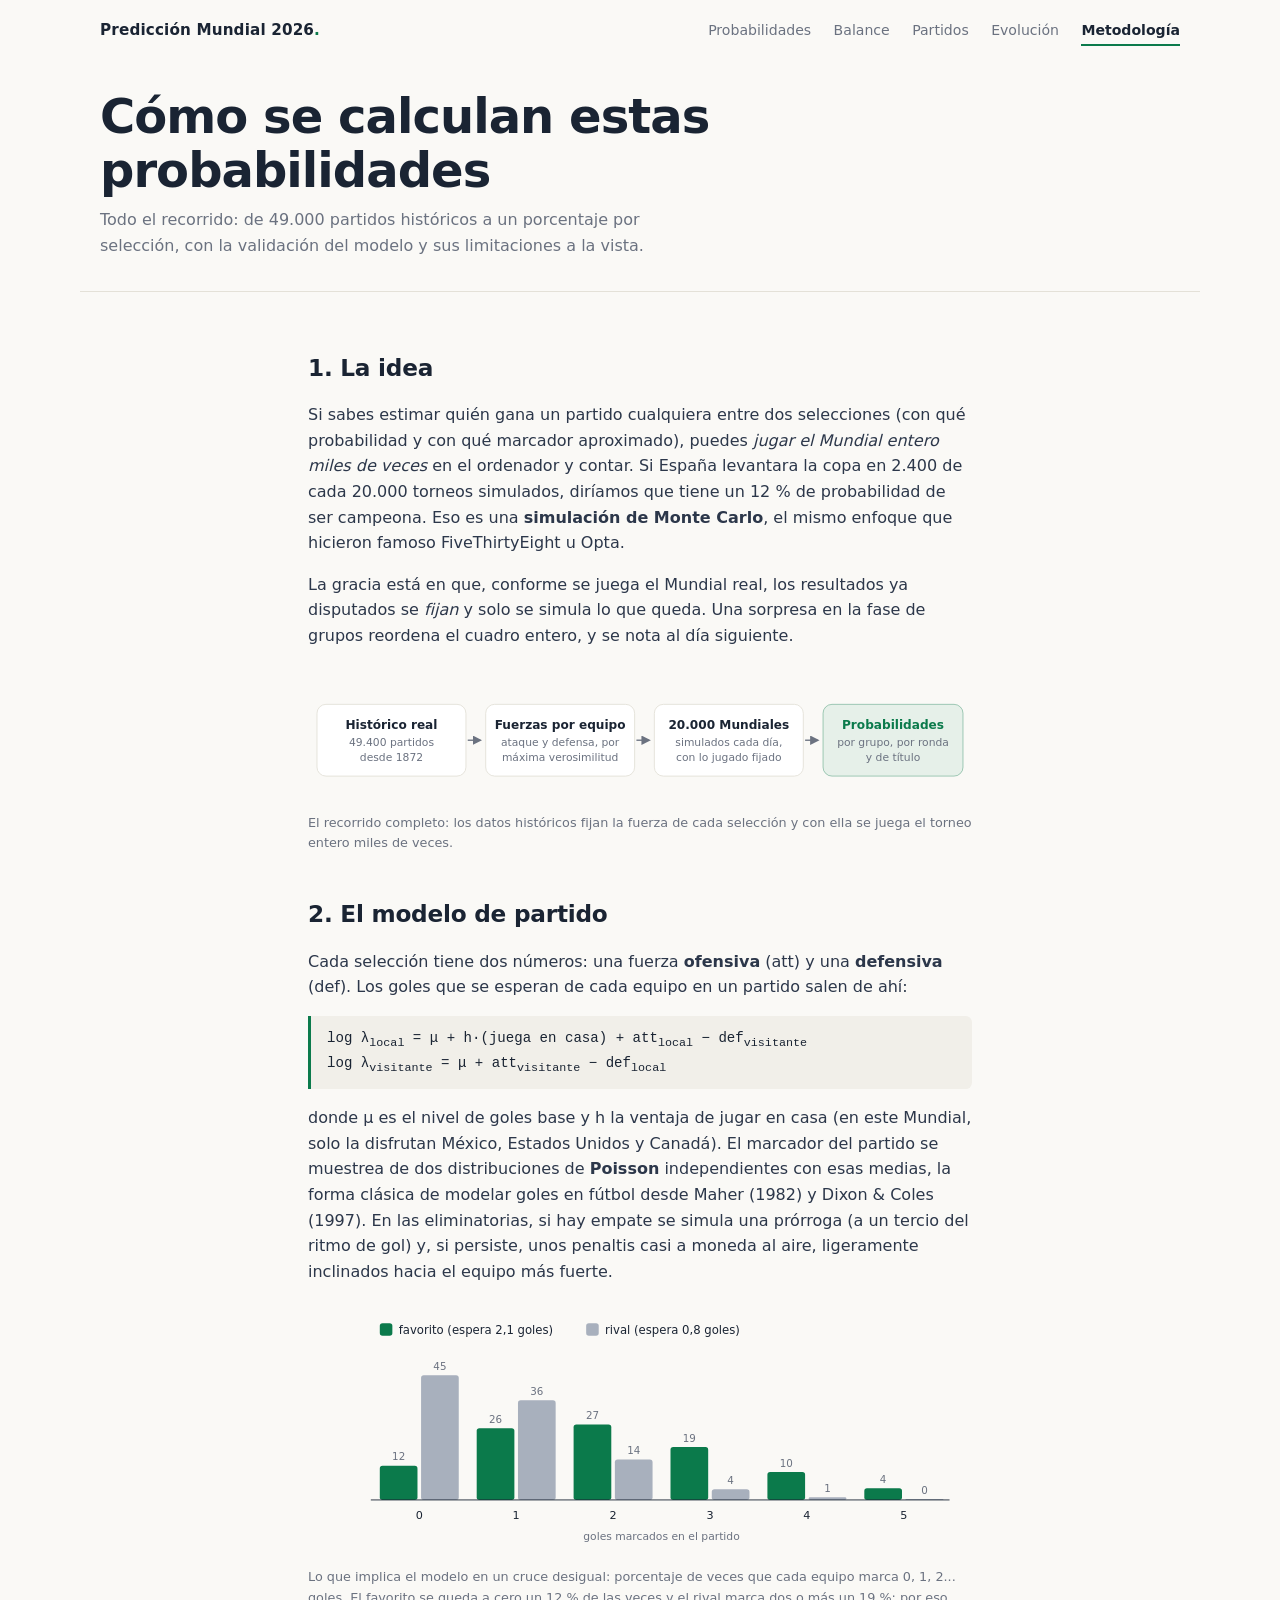
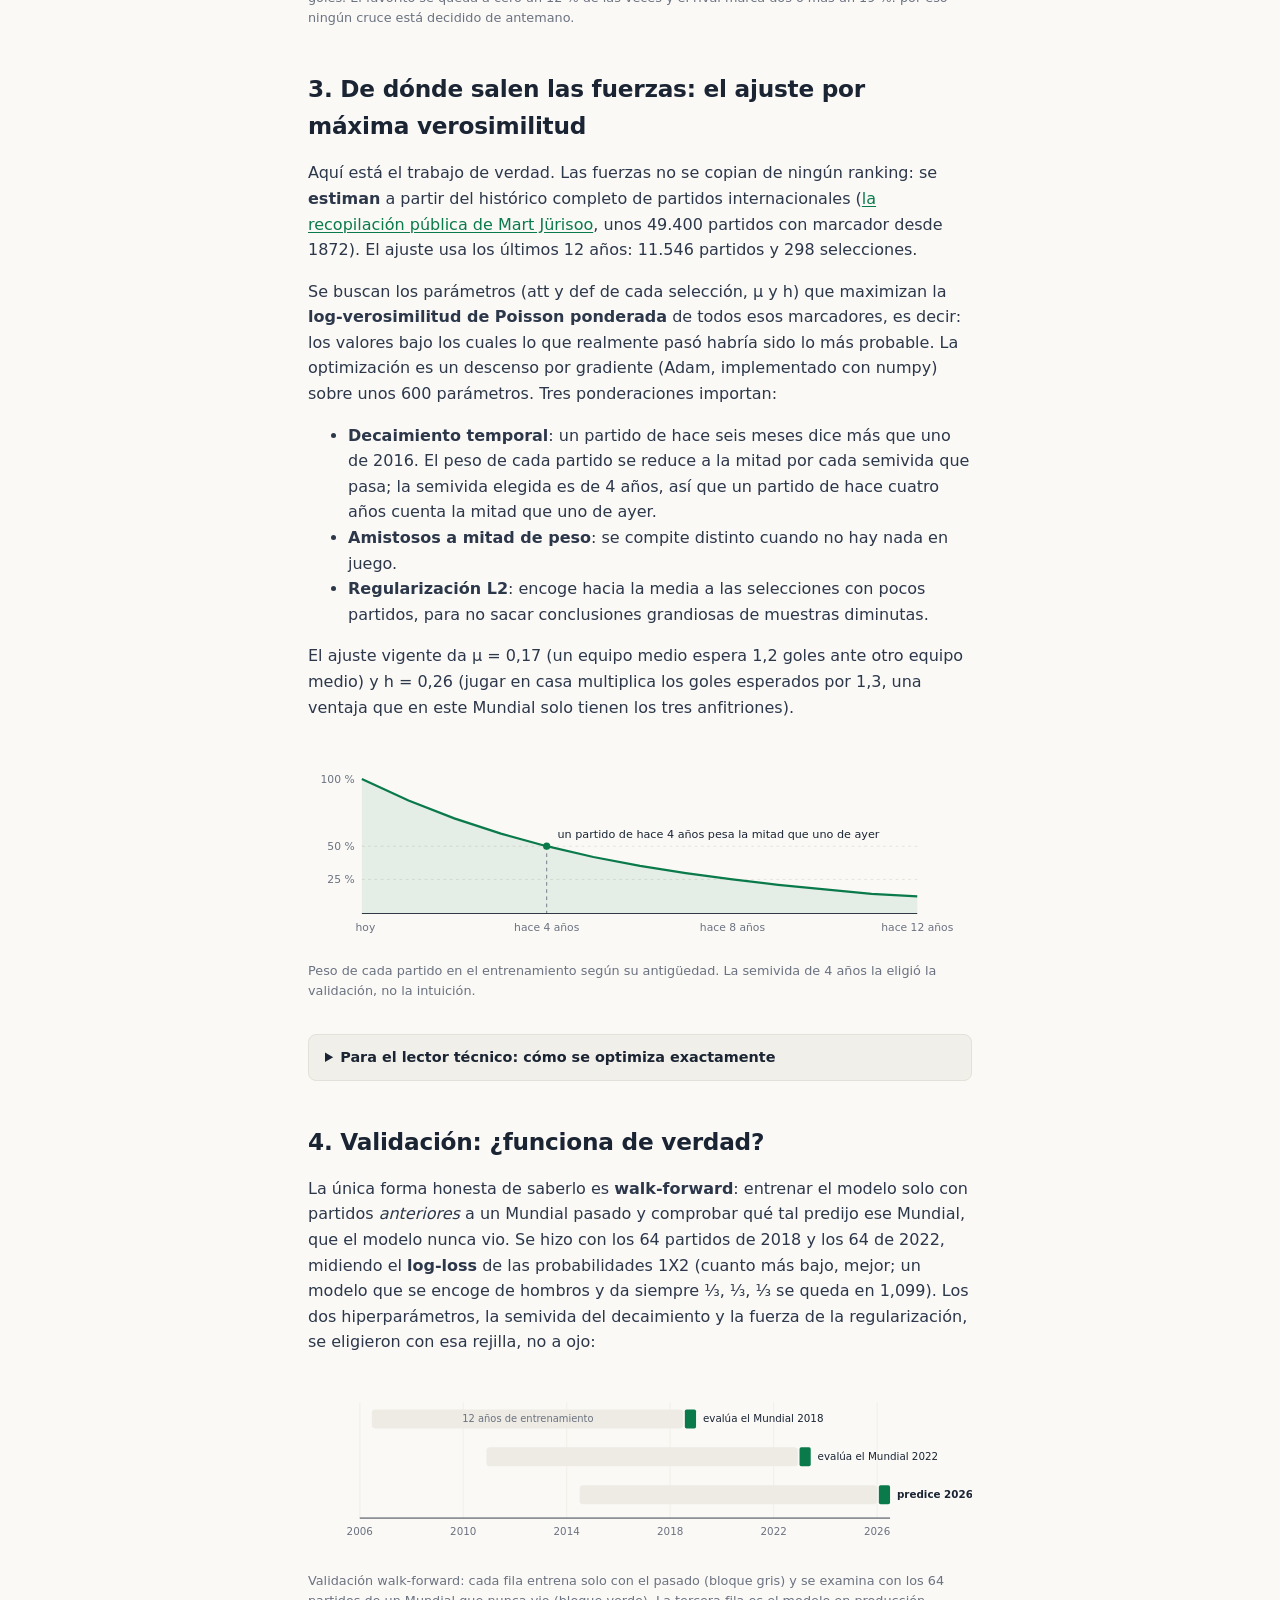
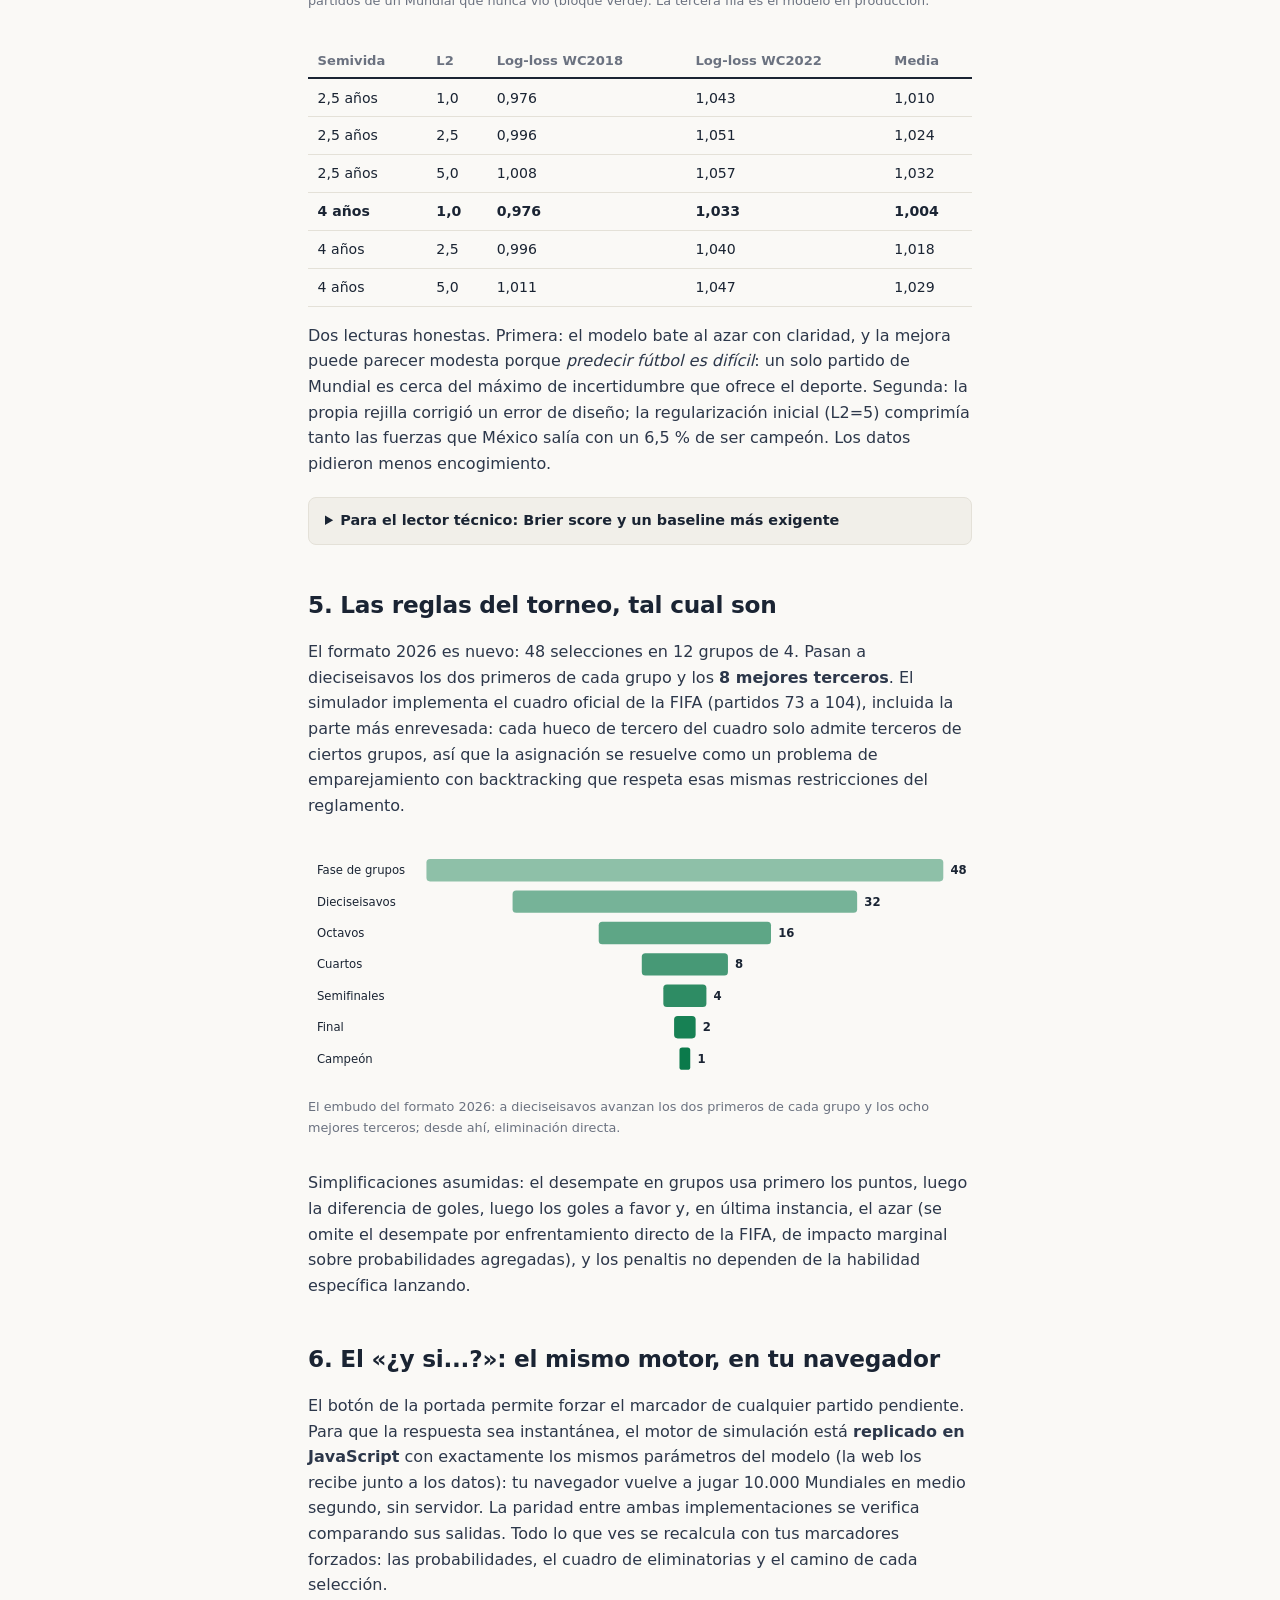
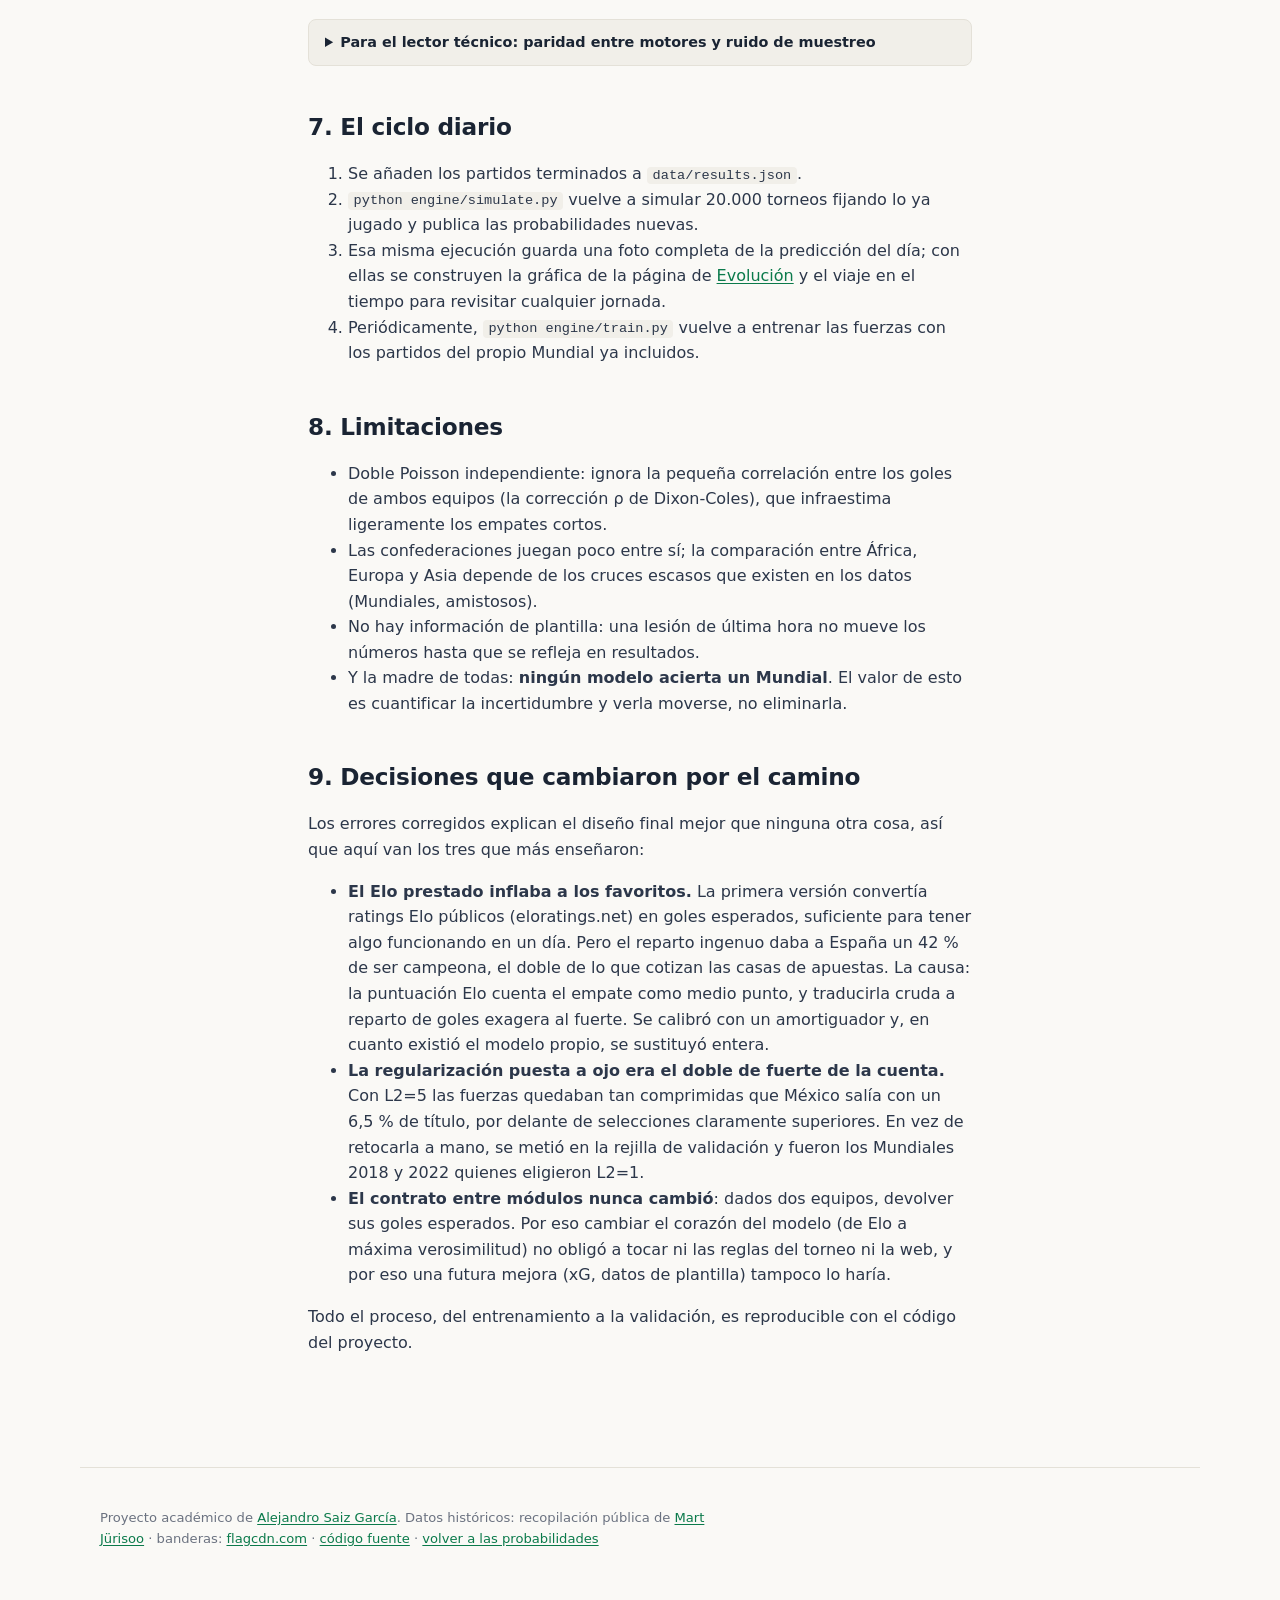
<file: docs/metodologia.html>
<!doctype html>
<html lang="es">
<head>
  <meta charset="utf-8">
  <meta name="viewport" content="width=device-width, initial-scale=1">
  <title>Metodología · Predicción Mundial 2026</title>
  <meta name="description" content="Cómo se calculan las probabilidades del Mundial 2026: modelo de Poisson con ratings propios, estimación por máxima verosimilitud, validación en los Mundiales 2018 y 2022 y simulación Monte Carlo.">
  <link rel="stylesheet" href="styles.css?v=20260731">
  <link rel="icon" href="data:image/svg+xml,<svg xmlns='http://www.w3.org/2000/svg' viewBox='0 0 100 100'><rect width='100' height='100' rx='22' fill='%230b7a4b'/><text x='50' y='68' font-size='46' font-weight='bold' font-family='Segoe UI,sans-serif' fill='white' text-anchor='middle'>26</text></svg>">
</head>
<body>

<nav class="topbar" aria-label="Principal">
  <a class="brand" href="index.html">Predicción Mundial 2026<span class="dot">.</span></a>
  <div class="topnav">
    <a href="index.html">Probabilidades</a>
    <a href="balance.html">Balance</a>
    <a href="partidos.html">Partidos</a>
    <a href="evolucion.html">Evolución</a>
    <a href="metodologia.html" aria-current="page">Metodología</a>
  </div>
</nav>

<header class="hero">
  <h1>Cómo se calculan estas probabilidades</h1>
  <p class="tagline">Todo el recorrido: de 49.000 partidos históricos a un porcentaje
    por selección, con la validación del modelo y sus limitaciones a la vista.</p>
</header>

<main class="prose">

  <h2>1. La idea</h2>
  <p>Si sabes estimar quién gana un partido cualquiera entre dos selecciones (con qué
    probabilidad y con qué marcador aproximado), puedes <em>jugar el Mundial entero miles
    de veces</em> en el ordenador y contar. Si España levantara la copa en 2.400 de cada
    20.000 torneos simulados, diríamos que tiene un 12&nbsp;% de probabilidad de ser campeona.
    Eso es una <strong>simulación de Monte Carlo</strong>, el mismo enfoque que hicieron
    famoso FiveThirtyEight u Opta.</p>
  <p>La gracia está en que, conforme se juega el Mundial real, los resultados ya
    disputados se <em>fijan</em> y solo se simula lo que queda. Una sorpresa en la fase
    de grupos reordena el cuadro entero, y se nota al día siguiente.</p>

  <figure class="fig">
    <svg viewBox="0 0 740 130" role="img" aria-label="Esquema del proceso: del histórico de partidos a las probabilidades publicadas">
      <defs>
        <marker id="ar1" viewBox="0 0 10 10" refX="8" refY="5" markerWidth="7" markerHeight="7" orient="auto">
          <path d="M0,0 L10,5 L0,10 z" fill="#6b7280"/>
        </marker>
      </defs>
      <g fill="#ffffff" stroke="#e4e1d8">
        <rect x="10" y="26" width="166" height="80" rx="10"/>
        <rect x="198" y="26" width="166" height="80" rx="10"/>
        <rect x="386" y="26" width="166" height="80" rx="10"/>
        <rect x="574" y="26" width="156" height="80" rx="10" fill="#0b7a4b14" stroke="#0b7a4b66"/>
      </g>
      <g stroke="#6b7280" stroke-width="1.5">
        <line x1="178" y1="66" x2="192" y2="66" marker-end="url(#ar1)"/>
        <line x1="366" y1="66" x2="380" y2="66" marker-end="url(#ar1)"/>
        <line x1="554" y1="66" x2="568" y2="66" marker-end="url(#ar1)"/>
      </g>
      <g text-anchor="middle" fill="#1a2433">
        <text x="93" y="54" font-size="13.5" font-weight="700">Histórico real</text>
        <text x="93" y="73" font-size="12" fill="#6b7280">49.400 partidos</text>
        <text x="93" y="89" font-size="12" fill="#6b7280">desde 1872</text>
        <text x="281" y="54" font-size="13.5" font-weight="700">Fuerzas por equipo</text>
        <text x="281" y="73" font-size="12" fill="#6b7280">ataque y defensa, por</text>
        <text x="281" y="89" font-size="12" fill="#6b7280">máxima verosimilitud</text>
        <text x="469" y="54" font-size="13.5" font-weight="700">20.000 Mundiales</text>
        <text x="469" y="73" font-size="12" fill="#6b7280">simulados cada día,</text>
        <text x="469" y="89" font-size="12" fill="#6b7280">con lo jugado fijado</text>
        <text x="652" y="54" font-size="13.5" font-weight="700" fill="#0b7a4b">Probabilidades</text>
        <text x="652" y="73" font-size="12" fill="#6b7280">por grupo, por ronda</text>
        <text x="652" y="89" font-size="12" fill="#6b7280">y de título</text>
      </g>
    </svg>
    <figcaption>El recorrido completo: los datos históricos fijan la fuerza de cada
      selección y con ella se juega el torneo entero miles de veces.</figcaption>
  </figure>

  <h2>2. El modelo de partido</h2>
  <p>Cada selección tiene dos números: una fuerza <strong>ofensiva</strong> (att) y una
    <strong>defensiva</strong> (def). Los goles que se esperan de cada equipo en un
    partido salen de ahí:</p>
  <div class="formula">log&nbsp;λ<sub>local</sub> = μ + h·(juega&nbsp;en&nbsp;casa) + att<sub>local</sub> − def<sub>visitante</sub><br>
log&nbsp;λ<sub>visitante</sub> = μ + att<sub>visitante</sub> − def<sub>local</sub></div>
  <p>donde μ es el nivel de goles base y h la ventaja de jugar en casa (en este Mundial,
    solo la disfrutan México, Estados Unidos y Canadá). El marcador del partido se
    muestrea de dos distribuciones de <strong>Poisson</strong> independientes con esas
    medias, la forma clásica de modelar goles en fútbol desde Maher (1982) y
    Dixon&nbsp;&amp;&nbsp;Coles (1997). En las eliminatorias, si hay empate se simula una
    prórroga (a un tercio del ritmo de gol) y, si persiste, unos penaltis casi a moneda
    al aire, ligeramente inclinados hacia el equipo más fuerte.</p>

  <figure class="fig">
    <svg viewBox="0 0 740 262" role="img" aria-label="Distribución de Poisson de los goles de un favorito y de su rival">
      <g font-size="13" fill="#1a2433">
        <rect x="80" y="8" width="14" height="14" rx="3" fill="#0b7a4b"/>
        <text x="101" y="20">favorito (espera 2,1 goles)</text>
        <rect x="310" y="8" width="14" height="14" rx="3" fill="#a8b0bd"/>
        <text x="331" y="20">rival (espera 0,8 goles)</text>
      </g>
      <!-- barras: % de veces que cada equipo marca k goles -->
      <g fill="#0b7a4b">
        <rect x="80" y="167" width="42" height="38" rx="3"/>
        <rect x="188" y="125" width="42" height="80" rx="3"/>
        <rect x="296" y="121" width="42" height="84" rx="3"/>
        <rect x="404" y="146" width="42" height="59" rx="3"/>
        <rect x="512" y="174" width="42" height="31" rx="3"/>
        <rect x="620" y="192" width="42" height="13" rx="3"/>
      </g>
      <g fill="#a8b0bd">
        <rect x="126" y="66" width="42" height="139" rx="3"/>
        <rect x="234" y="94" width="42" height="111" rx="3"/>
        <rect x="342" y="160" width="42" height="45" rx="3"/>
        <rect x="450" y="193" width="42" height="12" rx="3"/>
        <rect x="558" y="202" width="42" height="3" rx="1.5"/>
        <rect x="666" y="204" width="42" height="1"/>
      </g>
      <g text-anchor="middle" font-size="11.5" fill="#6b7280">
        <text x="101" y="161">12</text><text x="147" y="60">45</text>
        <text x="209" y="119">26</text><text x="255" y="88">36</text>
        <text x="317" y="115">27</text><text x="363" y="154">14</text>
        <text x="425" y="140">19</text><text x="471" y="187">4</text>
        <text x="533" y="168">10</text><text x="579" y="196">1</text>
        <text x="641" y="186">4</text><text x="687" y="198">0</text>
      </g>
      <line x1="70" y1="205" x2="715" y2="205" stroke="#1a2433" stroke-width="1"/>
      <g text-anchor="middle" font-size="12.5" fill="#1a2433">
        <text x="124" y="226">0</text><text x="232" y="226">1</text>
        <text x="340" y="226">2</text><text x="448" y="226">3</text>
        <text x="556" y="226">4</text><text x="664" y="226">5</text>
      </g>
      <text x="394" y="250" text-anchor="middle" font-size="12" fill="#6b7280">goles marcados en el partido</text>
    </svg>
    <figcaption>Lo que implica el modelo en un cruce desigual: porcentaje de veces que
      cada equipo marca 0, 1, 2... goles. El favorito se queda a cero un 12&nbsp;% de las
      veces y el rival marca dos o más un 19&nbsp;%: por eso ningún cruce está decidido
      de antemano.</figcaption>
  </figure>

  <h2>3. De dónde salen las fuerzas: el ajuste por máxima verosimilitud</h2>
  <p>Aquí está el trabajo de verdad. Las fuerzas no se copian de ningún ranking: se
    <strong>estiman</strong> a partir del histórico completo de partidos internacionales
    (<a href="https://github.com/martj42/international_results">la recopilación pública de
    Mart Jürisoo</a>, unos 49.400 partidos con marcador desde 1872). El ajuste usa los
    últimos 12 años: 11.546 partidos y 298 selecciones.</p>
  <p>Se buscan los parámetros (att y def de cada selección, μ y h) que maximizan la
    <strong>log-verosimilitud de Poisson ponderada</strong> de todos esos marcadores,
    es decir: los valores bajo los cuales lo que realmente pasó habría sido lo más
    probable. La optimización es un descenso por gradiente (Adam, implementado con
    numpy) sobre unos 600 parámetros. Tres ponderaciones importan:</p>
  <ul>
    <li><strong>Decaimiento temporal</strong>: un partido de hace seis meses dice más que
      uno de 2016. El peso de cada partido se reduce a la mitad por cada semivida que
      pasa; la semivida elegida es de 4 años, así que un partido de hace cuatro años
      cuenta la mitad que uno de ayer.</li>
    <li><strong>Amistosos a mitad de peso</strong>: se compite distinto cuando no hay nada
      en juego.</li>
    <li><strong>Regularización L2</strong>: encoge hacia la media a las selecciones con
      pocos partidos, para no sacar conclusiones grandiosas de muestras diminutas.</li>
  </ul>
  <p>El ajuste vigente da μ&nbsp;=&nbsp;0,17 (un equipo medio espera 1,2 goles ante otro
    equipo medio) y h&nbsp;=&nbsp;0,26 (jugar en casa multiplica los goles esperados
    por 1,3, una ventaja que en este Mundial solo tienen los tres anfitriones).</p>

  <figure class="fig">
    <svg viewBox="0 0 740 215" role="img" aria-label="Curva de decaimiento del peso de cada partido según su antigüedad">
      <g stroke="#e4e1d8" stroke-dasharray="3 4">
        <line x1="60" y1="105" x2="679" y2="105"/>
        <line x1="60" y1="142" x2="679" y2="142"/>
      </g>
      <path d="M60,30 L112,54 L163,74 L215,91 L266,105 L318,117 L370,127 L421,135 L473,142 L524,148 L576,153 L628,158 L679,161 L679,180 L60,180 Z"
            fill="#0b7a4b18"/>
      <polyline points="60,30 112,54 163,74 215,91 266,105 318,117 370,127 421,135 473,142 524,148 576,153 628,158 679,161"
                fill="none" stroke="#0b7a4b" stroke-width="2.5"/>
      <line x1="266" y1="105" x2="266" y2="180" stroke="#6b7280" stroke-dasharray="4 4"/>
      <circle cx="266" cy="105" r="4" fill="#0b7a4b"/>
      <text x="278" y="96" font-size="12.5" fill="#1a2433">un partido de hace 4 años pesa la mitad que uno de ayer</text>
      <line x1="60" y1="180" x2="679" y2="180" stroke="#1a2433" stroke-width="1"/>
      <g text-anchor="end" font-size="12" fill="#6b7280">
        <text x="52" y="34">100&nbsp;%</text>
        <text x="52" y="109">50&nbsp;%</text>
        <text x="52" y="146">25&nbsp;%</text>
      </g>
      <g text-anchor="middle" font-size="12" fill="#6b7280">
        <text x="64" y="200">hoy</text>
        <text x="266" y="200">hace 4 años</text>
        <text x="473" y="200">hace 8 años</text>
        <text x="679" y="200">hace 12 años</text>
      </g>
    </svg>
    <figcaption>Peso de cada partido en el entrenamiento según su antigüedad. La semivida
      de 4 años la eligió la validación, no la intuición.</figcaption>
  </figure>

  <details class="tech">
    <summary>Para el lector técnico: cómo se optimiza exactamente</summary>
    <p>La función objetivo es la log-verosimilitud Poisson negativa ponderada más la
      penalización L2. Su gradiente tiene forma cerrada: el residuo ponderado
      <code>w·(λ − goles)</code> de cada partido respecto del logaritmo de cada lambda,
      acumulado sobre los parámetros implicados (el ataque del que dispara, la defensa
      del que encaja, μ y h). No hay autograd ni framework de ML: el gradiente está
      derivado a mano y vectorizado con numpy.</p>
    <ul>
      <li><strong>Optimizador</strong>: Adam (paso 0,05, β₁ 0,9, β₂ 0,999), 1.200
        iteraciones sobre el lote completo de 11.546 partidos; unos 600 parámetros en
        total (ataque y defensa de 298 selecciones, μ y h).</li>
      <li><strong>Identificabilidad</strong>: sumar una constante a todos los ataques y
        defensas no cambia ninguna λ, así que al terminar se recentra (media de att y de
        def a cero) absorbiendo el desplazamiento en μ. Las predicciones no cambian; los
        parámetros pasan a ser comparables entre sí.</li>
      <li><strong>Reproducibilidad</strong>: el entrenamiento es determinista. Parte de
        ceros, no usa minilotes aleatorios y recorre los datos siempre en el mismo orden:
        con la misma versión de los datos y del código, los ratings salen idénticos al
        cuarto decimal.</li>
    </ul>
  </details>

  <h2>4. Validación: ¿funciona de verdad?</h2>
  <p>La única forma honesta de saberlo es <strong>walk-forward</strong>: entrenar el
    modelo solo con partidos <em>anteriores</em> a un Mundial pasado y comprobar qué tal
    predijo ese Mundial, que el modelo nunca vio. Se hizo con los 64 partidos de 2018 y
    los 64 de 2022, midiendo el <strong>log-loss</strong> de las probabilidades 1X2
    (cuanto más bajo, mejor; un modelo que se encoge de hombros y da siempre ⅓, ⅓, ⅓
    se queda en 1,099). Los dos hiperparámetros, la semivida del decaimiento y la fuerza
    de la regularización, se eligieron con esa rejilla, no a ojo:</p>

  <figure class="fig">
    <svg viewBox="0 0 770 195" role="img" aria-label="Esquema de la validación walk-forward con los Mundiales 2018 y 2022">
      <g stroke="#f0eee7">
        <line x1="60" y1="18" x2="60" y2="152"/>
        <line x1="180" y1="18" x2="180" y2="152"/>
        <line x1="300" y1="18" x2="300" y2="152"/>
        <line x1="420" y1="18" x2="420" y2="152"/>
        <line x1="540" y1="18" x2="540" y2="152"/>
        <line x1="660" y1="18" x2="660" y2="152"/>
      </g>
      <g>
        <rect x="74" y="26" width="361" height="22" rx="4" fill="#edebe3"/>
        <rect x="437" y="26" width="13" height="22" rx="2" fill="#0b7a4b"/>
        <text x="255" y="41" text-anchor="middle" font-size="11.5" fill="#6b7280">12 años de entrenamiento</text>
        <text x="458" y="41" font-size="12" fill="#1a2433">evalúa el Mundial 2018</text>
      </g>
      <g>
        <rect x="207" y="70" width="361" height="22" rx="4" fill="#edebe3"/>
        <rect x="570" y="70" width="13" height="22" rx="2" fill="#0b7a4b"/>
        <text x="591" y="85" font-size="12" fill="#1a2433">evalúa el Mundial 2022</text>
      </g>
      <g>
        <rect x="315" y="114" width="345" height="22" rx="4" fill="#edebe3"/>
        <rect x="662" y="114" width="13" height="22" rx="2" fill="#0b7a4b"/>
        <text x="683" y="129" font-size="12" fill="#1a2433" font-weight="700">predice 2026</text>
      </g>
      <line x1="60" y1="152" x2="675" y2="152" stroke="#1a2433" stroke-width="1"/>
      <g text-anchor="middle" font-size="12" fill="#6b7280">
        <text x="60" y="172">2006</text>
        <text x="180" y="172">2010</text>
        <text x="300" y="172">2014</text>
        <text x="420" y="172">2018</text>
        <text x="540" y="172">2022</text>
        <text x="660" y="172">2026</text>
      </g>
    </svg>
    <figcaption>Validación walk-forward: cada fila entrena solo con el pasado (bloque
      gris) y se examina con los 64 partidos de un Mundial que nunca vio (bloque verde).
      La tercera fila es el modelo en producción.</figcaption>
  </figure>

  <table>
    <thead><tr><th>Semivida</th><th>L2</th><th>Log-loss WC2018</th><th>Log-loss WC2022</th><th>Media</th></tr></thead>
    <tbody>
      <tr><td>2,5 años</td><td>1,0</td><td>0,976</td><td>1,043</td><td>1,010</td></tr>
      <tr><td>2,5 años</td><td>2,5</td><td>0,996</td><td>1,051</td><td>1,024</td></tr>
      <tr><td>2,5 años</td><td>5,0</td><td>1,008</td><td>1,057</td><td>1,032</td></tr>
      <tr><td><strong>4 años</strong></td><td><strong>1,0</strong></td><td><strong>0,976</strong></td><td><strong>1,033</strong></td><td><strong>1,004</strong></td></tr>
      <tr><td>4 años</td><td>2,5</td><td>0,996</td><td>1,040</td><td>1,018</td></tr>
      <tr><td>4 años</td><td>5,0</td><td>1,011</td><td>1,047</td><td>1,029</td></tr>
    </tbody>
  </table>
  <p>Dos lecturas honestas. Primera: el modelo bate al azar con claridad, y la mejora
    puede parecer modesta porque <em>predecir fútbol es difícil</em>: un solo partido de
    Mundial es cerca del máximo de incertidumbre que ofrece el deporte. Segunda: la
    propia rejilla corrigió un error de diseño; la regularización inicial (L2=5)
    comprimía tanto las fuerzas que México salía con un 6,5&nbsp;% de ser campeón.
    Los datos pidieron menos encogimiento.</p>

  <details class="tech">
    <summary>Para el lector técnico: Brier score y un baseline más exigente</summary>
    <p>El log-loss castiga mucho la sobreconfianza, así que conviene una segunda métrica:
      el <strong>Brier score</strong> (error cuadrático de las probabilidades 1X2; más
      bajo, mejor; el baseline uniforme se queda en 0,667). Y conviene un rival más duro
      que el azar: las <strong>frecuencias reales</strong> de victoria, empate y derrota
      de cada Mundial, calculadas sobre el propio test. Ese baseline hace trampa a su
      favor (resume un futuro que el modelo no puede conocer) y aun así pierde:</p>
    <table>
      <thead><tr><th>Mundial</th><th>Log-loss modelo</th><th>Log-loss frecuencias</th>
        <th>Log-loss uniforme</th><th>Brier modelo</th><th>Brier uniforme</th></tr></thead>
      <tbody>
        <tr><td>2018</td><td><strong>0,976</strong></td><td>1,057</td><td>1,099</td>
          <td><strong>0,582</strong></td><td>0,667</td></tr>
        <tr><td>2022</td><td><strong>1,033</strong></td><td>1,067</td><td>1,099</td>
          <td><strong>0,609</strong></td><td>0,667</td></tr>
      </tbody>
    </table>
    <p>La lectura: el modelo no solo distingue mejor que el azar, sino mejor que conocer
      de antemano el reparto global de resultados del torneo. Lo que añade es
      discriminación partido a partido: saber <em>cuáles</em> serán más probablemente
      victorias y de quién.</p>
  </details>

  <h2>5. Las reglas del torneo, tal cual son</h2>
  <p>El formato 2026 es nuevo: 48 selecciones en 12 grupos de 4. Pasan a dieciseisavos
    los dos primeros de cada grupo y los <strong>8 mejores terceros</strong>. El
    simulador implementa el cuadro oficial de la FIFA (partidos 73 a 104), incluida la
    parte más enrevesada: cada hueco de tercero del cuadro solo admite terceros de
    ciertos grupos, así que la asignación se resuelve como un problema de emparejamiento
    con backtracking que respeta esas mismas restricciones del reglamento.</p>

  <figure class="fig">
    <svg viewBox="0 0 740 258" role="img" aria-label="Embudo del formato 2026: de 48 selecciones a una campeona">
      <g fill="#0b7a4b">
        <rect x="132" y="10"  width="576" height="25" rx="4" opacity="0.45"/>
        <rect x="228" y="45"  width="384" height="25" rx="4" opacity="0.55"/>
        <rect x="324" y="80"  width="192" height="25" rx="4" opacity="0.65"/>
        <rect x="372" y="115" width="96"  height="25" rx="4" opacity="0.75"/>
        <rect x="396" y="150" width="48"  height="25" rx="4" opacity="0.85"/>
        <rect x="408" y="185" width="24"  height="25" rx="4" opacity="0.95"/>
        <rect x="414" y="220" width="12"  height="25" rx="3"/>
      </g>
      <g font-size="13" fill="#1a2433">
        <text x="10" y="27">Fase de grupos</text>
        <text x="10" y="62">Dieciseisavos</text>
        <text x="10" y="97">Octavos</text>
        <text x="10" y="132">Cuartos</text>
        <text x="10" y="167">Semifinales</text>
        <text x="10" y="202">Final</text>
        <text x="10" y="237">Campeón</text>
      </g>
      <g font-size="13" font-weight="700" fill="#1a2433">
        <text x="716" y="27">48</text>
        <text x="620" y="62">32</text>
        <text x="524" y="97">16</text>
        <text x="476" y="132">8</text>
        <text x="452" y="167">4</text>
        <text x="440" y="202">2</text>
        <text x="434" y="237">1</text>
      </g>
    </svg>
    <figcaption>El embudo del formato 2026: a dieciseisavos avanzan los dos primeros de
      cada grupo y los ocho mejores terceros; desde ahí, eliminación directa.</figcaption>
  </figure>
  <p>Simplificaciones asumidas: el desempate en grupos usa primero los puntos, luego la
    diferencia de goles, luego los goles a favor y, en última instancia, el azar (se
    omite el desempate por enfrentamiento directo de la FIFA, de impacto marginal sobre
    probabilidades agregadas), y los penaltis no dependen de la habilidad específica
    lanzando.</p>

  <h2>6. El «¿y si...?»: el mismo motor, en tu navegador</h2>
  <p>El botón de la portada permite forzar el marcador de cualquier partido pendiente.
    Para que la respuesta sea instantánea, el motor de simulación está
    <strong>replicado en JavaScript</strong> con exactamente los mismos parámetros del
    modelo (la web los recibe junto a los datos): tu navegador vuelve a jugar 10.000
    Mundiales en medio segundo, sin servidor. La paridad entre ambas implementaciones
    se verifica comparando sus salidas. Todo lo que ves se recalcula con tus marcadores
    forzados: las probabilidades, el cuadro de eliminatorias y el camino de cada
    selección.</p>

  <details class="tech">
    <summary>Para el lector técnico: paridad entre motores y ruido de muestreo</summary>
    <ul>
      <li><strong>Paridad verificada</strong>: los dos motores (Python y JavaScript)
        implementan el mismo muestreo Poisson, los mismos desempates y la misma
        asignación de terceros por backtracking, y reciben los parámetros del mismo
        sitio (el JSON publicado). Sus salidas se comparan ejecutando el motor JS con
        Node: las probabilidades coinciden dentro del error de muestreo.</li>
      <li><strong>Cuánto ruido tiene cada cifra</strong>: con 20.000 simulaciones, una
        probabilidad del 15&nbsp;% lleva un error estándar de ±0,25 puntos; por eso dos
        ejecuciones consecutivas pueden diferir en alguna décima sin que signifique
        nada. El error cae con la raíz del número de simulaciones: afinar el doble
        cuesta el cuádruple de cómputo.</li>
      <li><strong>Sin dependencias</strong>: el simulador es Python estándar y la web es
        HTML, CSS y JavaScript sin frameworks; solo el entrenamiento usa numpy. La web
        es estática: cada día se publican los 20.000 torneos resumidos en un JSON, y el
        navegador no necesita servidor para re-simular.</li>
    </ul>
  </details>

  <h2>7. El ciclo diario</h2>
  <ol>
    <li>Se añaden los partidos terminados a <code>data/results.json</code>.</li>
    <li><code>python engine/simulate.py</code> vuelve a simular 20.000 torneos fijando
      lo ya jugado y publica las probabilidades nuevas.</li>
    <li>Esa misma ejecución guarda una foto completa de la predicción del día; con ellas
      se construyen la gráfica de la página de <a href="evolucion.html">Evolución</a> y
      el viaje en el tiempo para revisitar cualquier jornada.</li>
    <li>Periódicamente, <code>python engine/train.py</code> vuelve a entrenar las fuerzas
      con los partidos del propio Mundial ya incluidos.</li>
  </ol>

  <h2>8. Limitaciones</h2>
  <ul>
    <li>Doble Poisson independiente: ignora la pequeña correlación entre los goles de
      ambos equipos (la corrección ρ de Dixon-Coles), que infraestima ligeramente los
      empates cortos.</li>
    <li>Las confederaciones juegan poco entre sí; la comparación entre África, Europa y
      Asia depende de los cruces escasos que existen en los datos (Mundiales, amistosos).</li>
    <li>No hay información de plantilla: una lesión de última hora no mueve los números
      hasta que se refleja en resultados.</li>
    <li>Y la madre de todas: <strong>ningún modelo acierta un Mundial</strong>. El valor
      de esto es cuantificar la incertidumbre y verla moverse, no eliminarla.</li>
  </ul>

  <h2>9. Decisiones que cambiaron por el camino</h2>
  <p>Los errores corregidos explican el diseño final mejor que ninguna otra cosa, así
    que aquí van los tres que más enseñaron:</p>
  <ul>
    <li><strong>El Elo prestado inflaba a los favoritos.</strong> La primera versión
      convertía ratings Elo públicos (eloratings.net) en goles esperados, suficiente
      para tener algo funcionando en un día. Pero el reparto ingenuo daba a España un
      42&nbsp;% de ser campeona, el doble de lo que cotizan las casas de apuestas. La
      causa: la puntuación Elo cuenta el empate como medio punto, y traducirla cruda a
      reparto de goles exagera al fuerte. Se calibró con un amortiguador y, en cuanto
      existió el modelo propio, se sustituyó entera.</li>
    <li><strong>La regularización puesta a ojo era el doble de fuerte de la cuenta.</strong>
      Con L2=5 las fuerzas quedaban tan comprimidas que México salía con un 6,5&nbsp;%
      de título, por delante de selecciones claramente superiores. En vez de retocarla a
      mano, se metió en la rejilla de validación y fueron los Mundiales 2018 y 2022
      quienes eligieron L2=1.</li>
    <li><strong>El contrato entre módulos nunca cambió</strong>: dados dos equipos,
      devolver sus goles esperados. Por eso cambiar el corazón del modelo (de Elo a
      máxima verosimilitud) no obligó a tocar ni las reglas del torneo ni la web, y por
      eso una futura mejora (xG, datos de plantilla) tampoco lo haría.</li>
  </ul>
  <p>Todo el proceso, del entrenamiento a la validación, es reproducible con el código
    del proyecto.</p>

</main>

<footer>
  <p>Proyecto académico de
    <a href="https://www.linkedin.com/in/alejandrosaizgarc%C3%ADa">Alejandro Saiz García</a>.
    Datos históricos: recopilación pública de
    <a href="https://github.com/martj42/international_results">Mart Jürisoo</a> ·
    banderas: <a href="https://flagcdn.com">flagcdn.com</a> ·
    <a href="https://github.com/AlexSaiz222/PrediccionMundial2026">código fuente</a> ·
    <a href="index.html">volver a las probabilidades</a></p>
</footer>

</body>
</html>
</file>
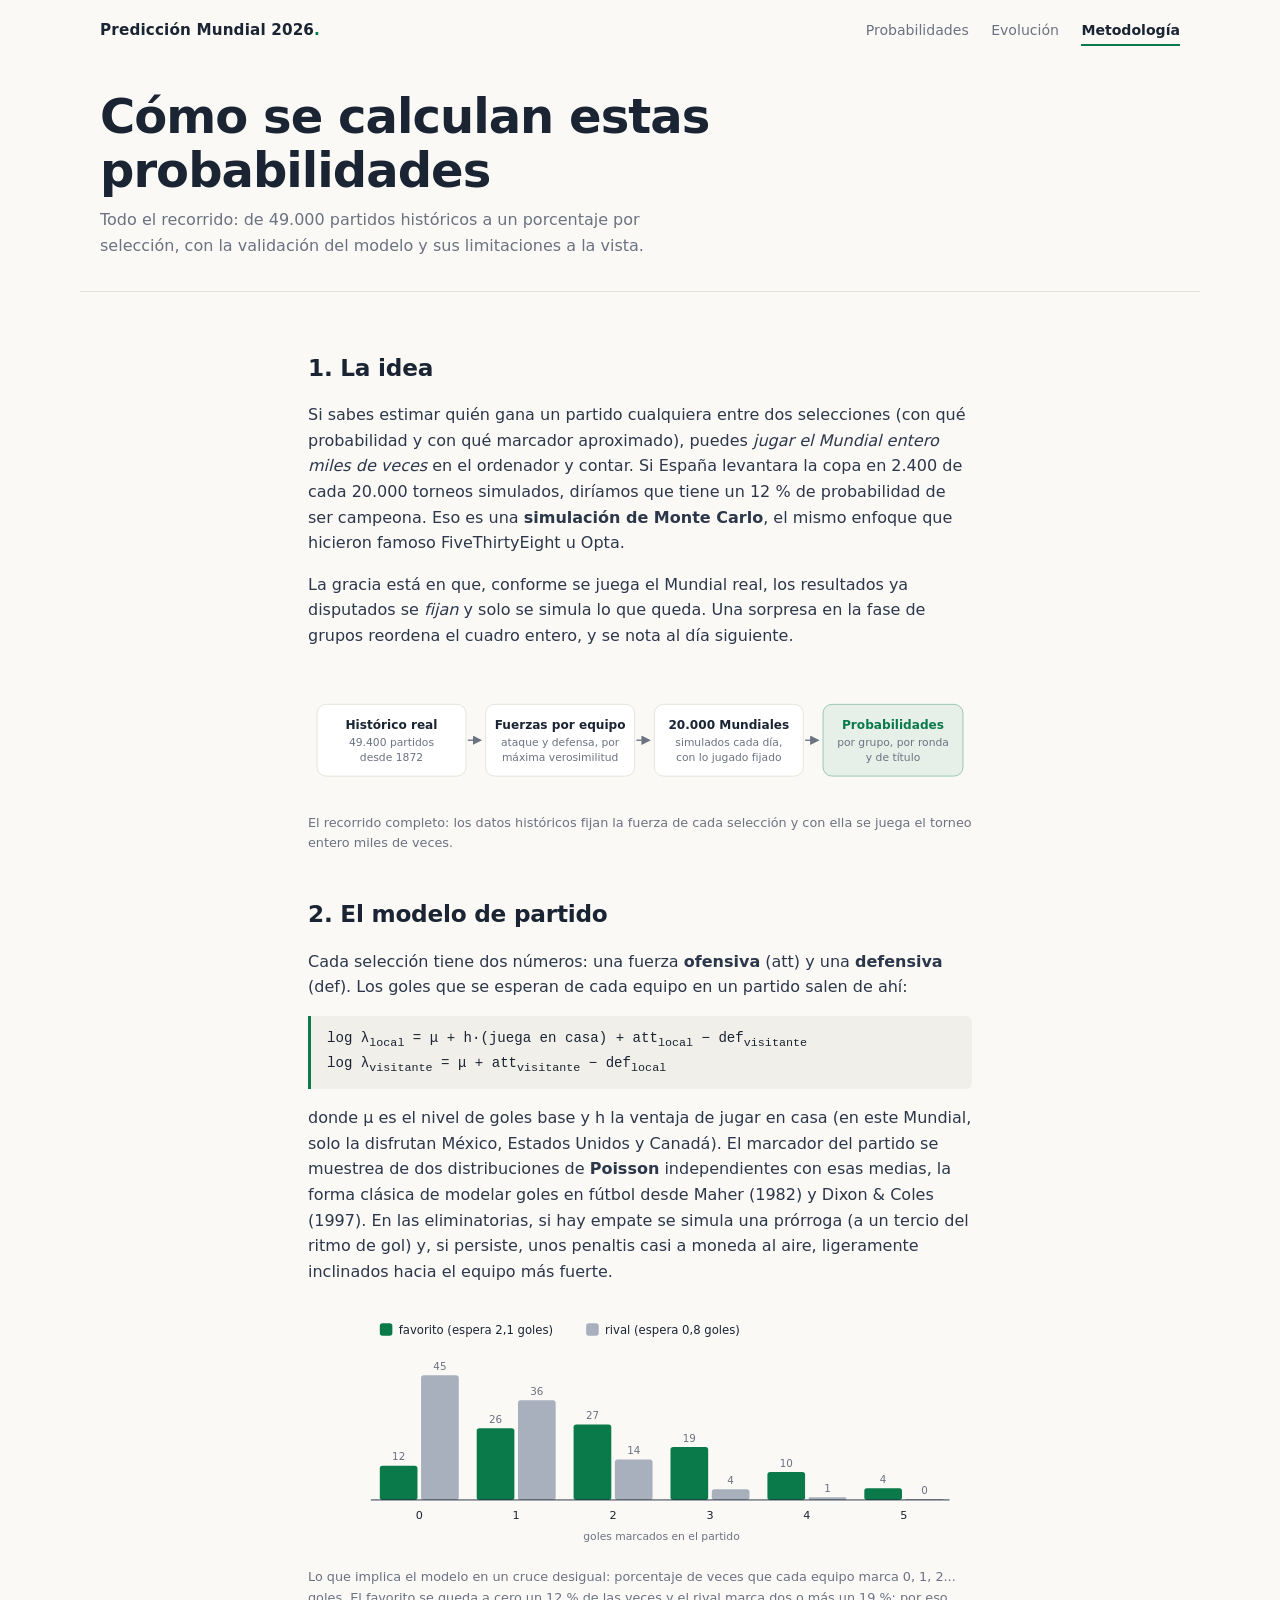
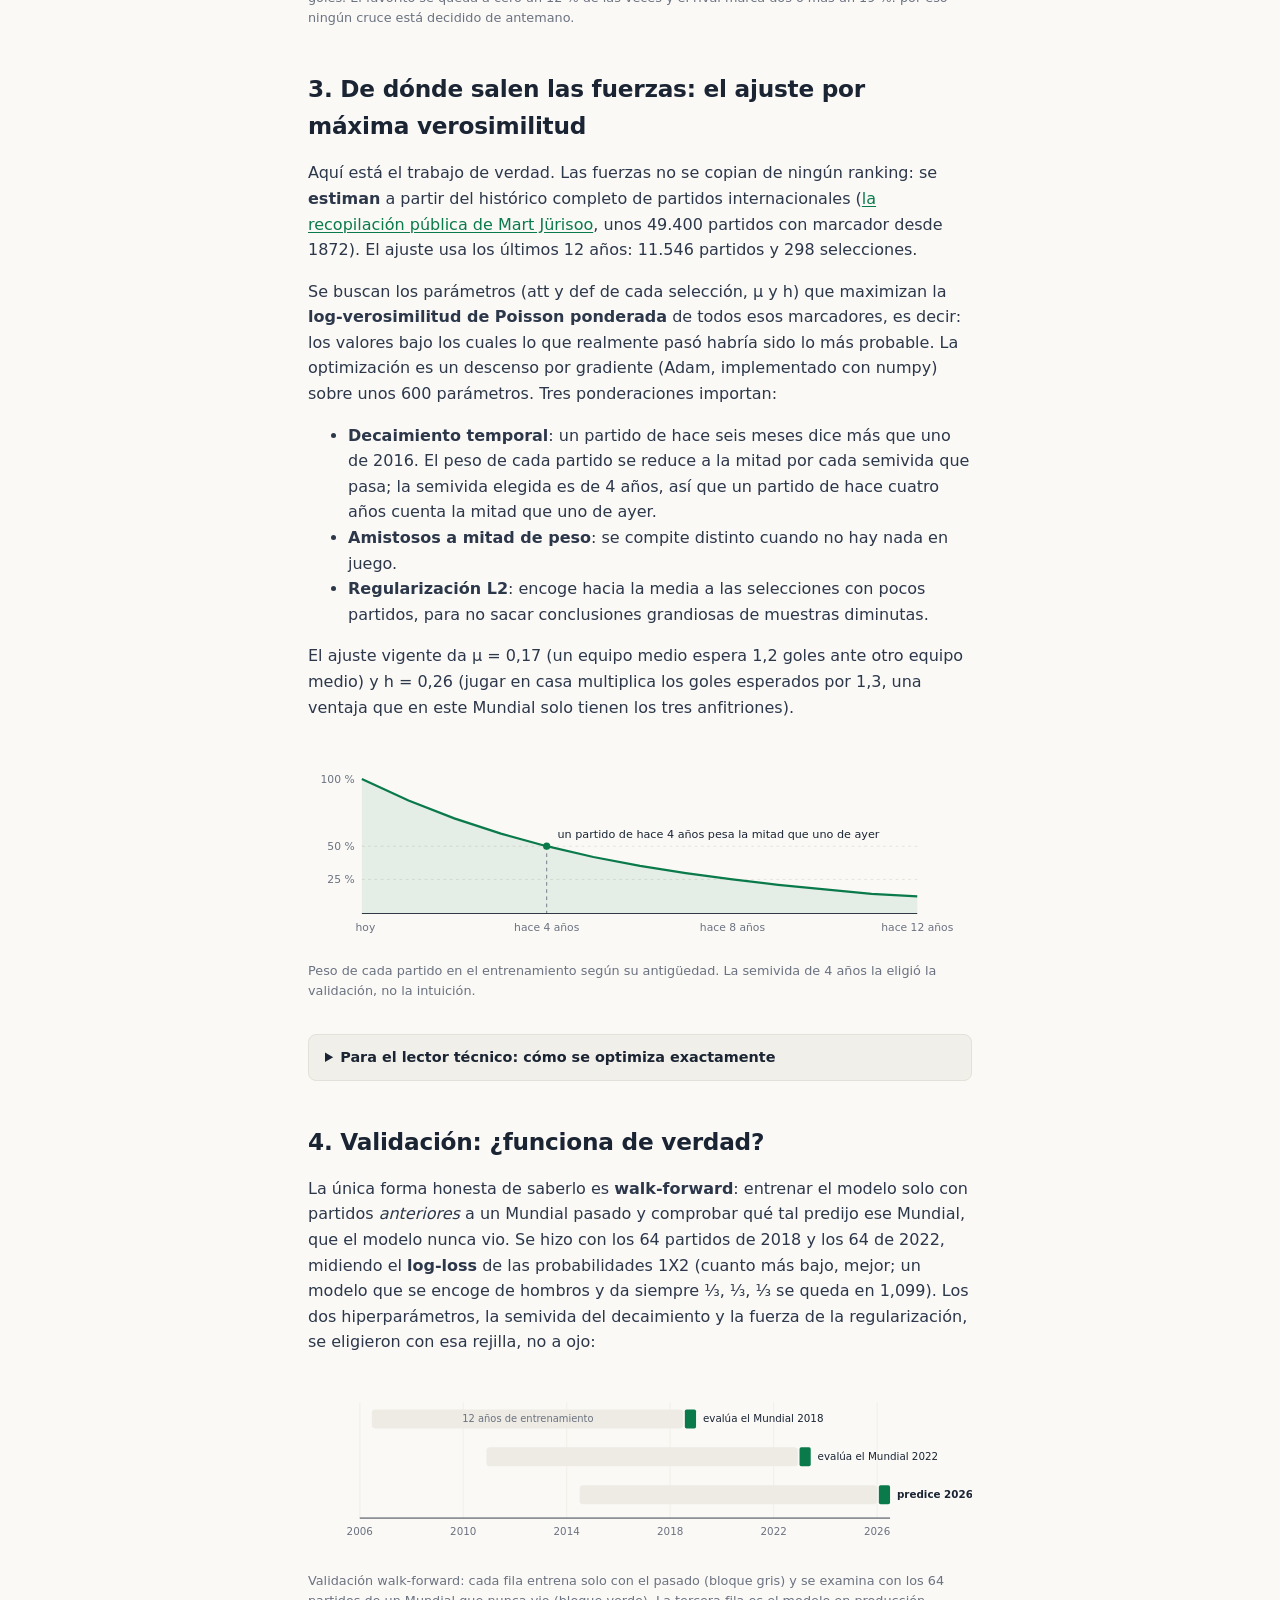
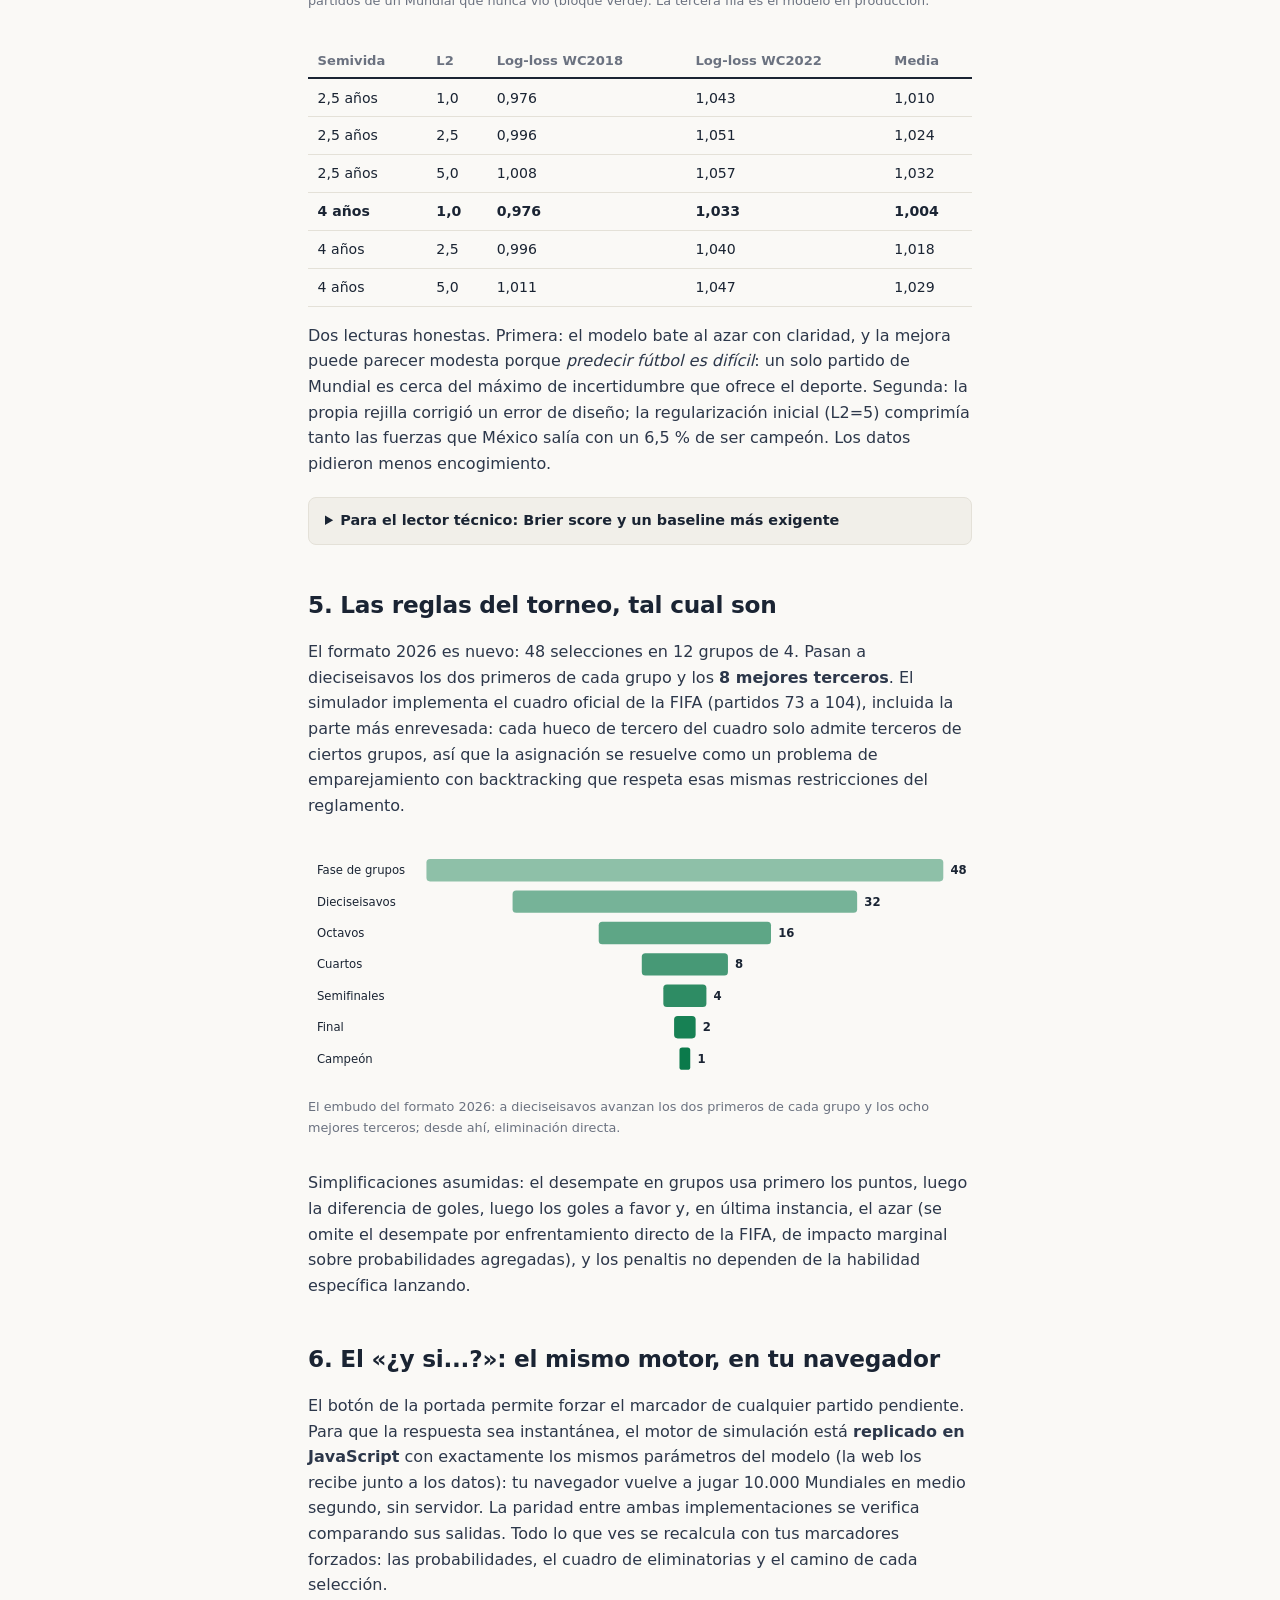
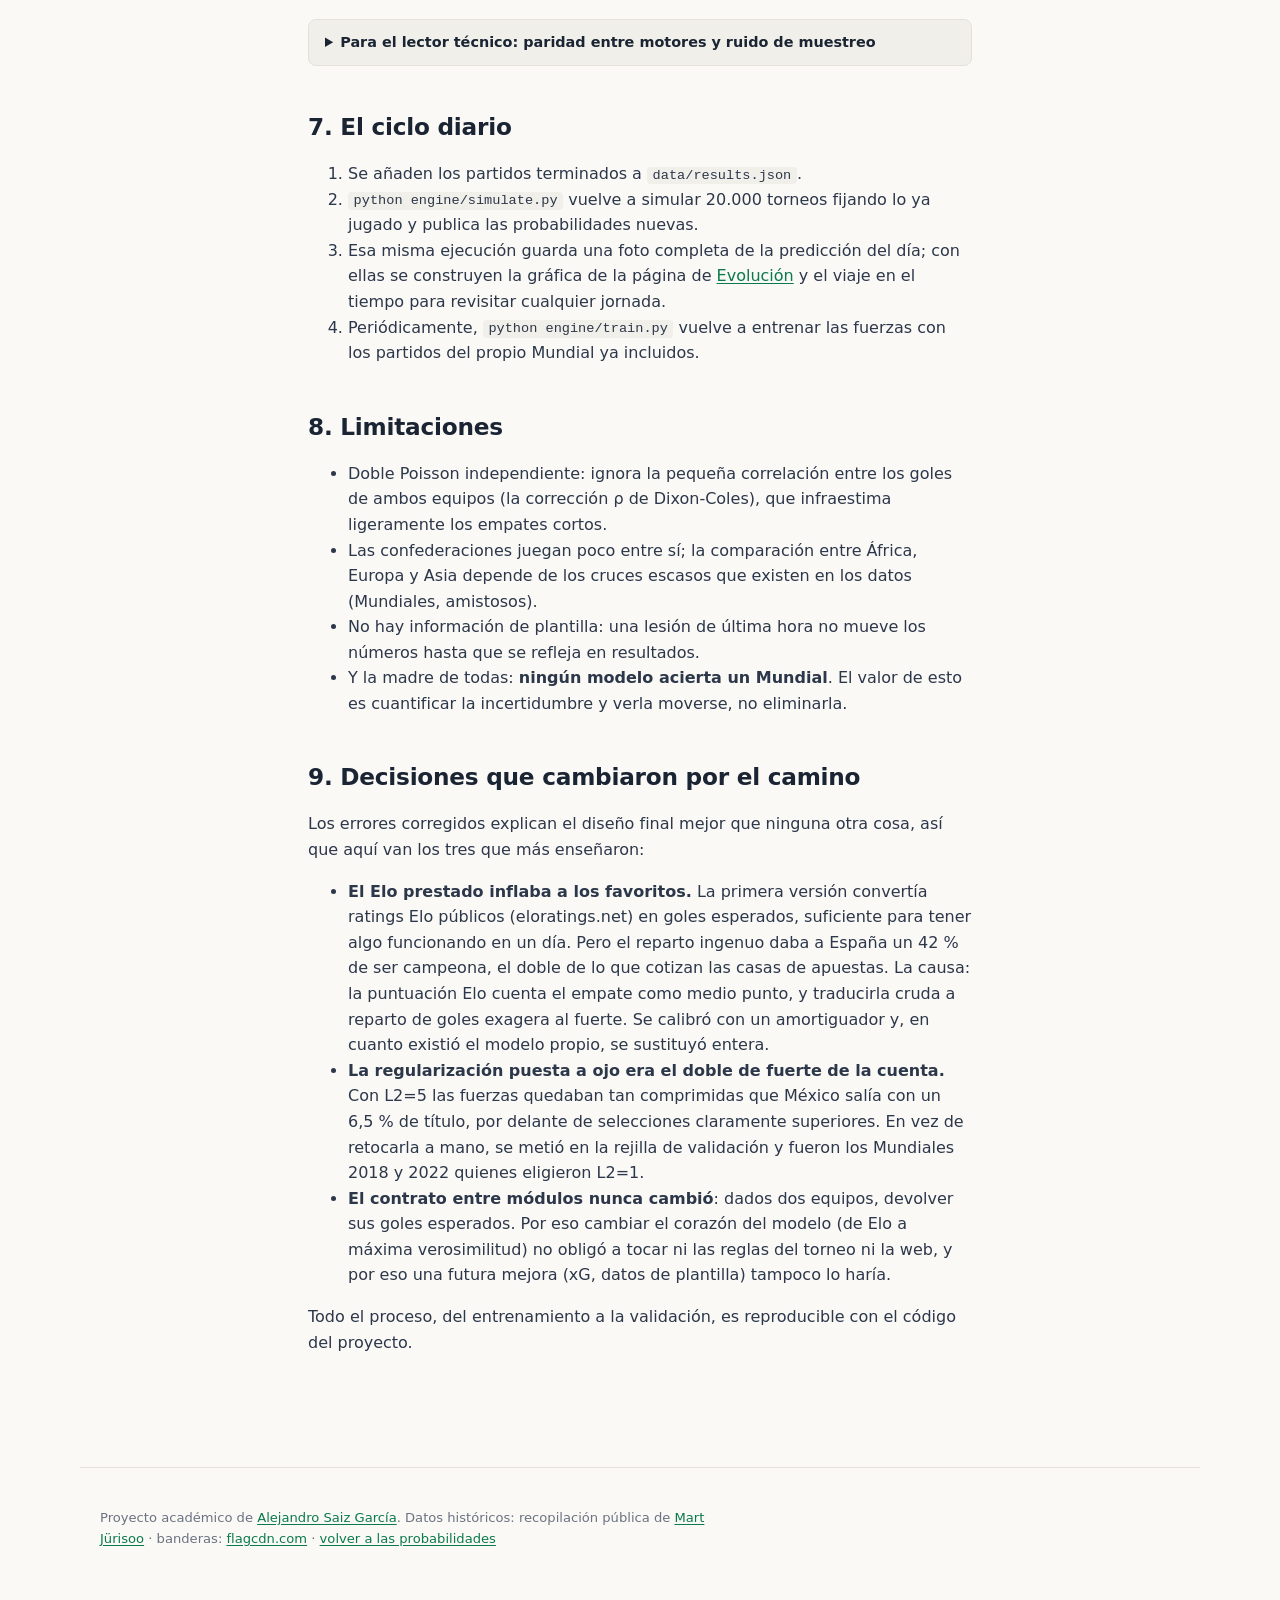
<file: web/metodologia.html>
<!doctype html>
<html lang="es">
<head>
  <meta charset="utf-8">
  <meta name="viewport" content="width=device-width, initial-scale=1">
  <title>Metodología · Predicción Mundial 2026</title>
  <meta name="description" content="Cómo se calculan las probabilidades del Mundial 2026: modelo de Poisson con ratings propios, estimación por máxima verosimilitud, validación en los Mundiales 2018 y 2022 y simulación Monte Carlo.">
  <link rel="stylesheet" href="styles.css">
  <link rel="icon" href="data:image/svg+xml,<svg xmlns='http://www.w3.org/2000/svg' viewBox='0 0 100 100'><rect width='100' height='100' rx='22' fill='%230b7a4b'/><text x='50' y='68' font-size='46' font-weight='bold' font-family='Segoe UI,sans-serif' fill='white' text-anchor='middle'>26</text></svg>">
</head>
<body>

<nav class="topbar" aria-label="Principal">
  <a class="brand" href="index.html">Predicción Mundial 2026<span class="dot">.</span></a>
  <div class="topnav">
    <a href="index.html">Probabilidades</a>
    <a href="evolucion.html">Evolución</a>
    <a href="metodologia.html" aria-current="page">Metodología</a>
  </div>
</nav>

<header class="hero">
  <h1>Cómo se calculan estas probabilidades</h1>
  <p class="tagline">Todo el recorrido: de 49.000 partidos históricos a un porcentaje
    por selección, con la validación del modelo y sus limitaciones a la vista.</p>
</header>

<main class="prose">

  <h2>1. La idea</h2>
  <p>Si sabes estimar quién gana un partido cualquiera entre dos selecciones (con qué
    probabilidad y con qué marcador aproximado), puedes <em>jugar el Mundial entero miles
    de veces</em> en el ordenador y contar. Si España levantara la copa en 2.400 de cada
    20.000 torneos simulados, diríamos que tiene un 12&nbsp;% de probabilidad de ser campeona.
    Eso es una <strong>simulación de Monte Carlo</strong>, el mismo enfoque que hicieron
    famoso FiveThirtyEight u Opta.</p>
  <p>La gracia está en que, conforme se juega el Mundial real, los resultados ya
    disputados se <em>fijan</em> y solo se simula lo que queda. Una sorpresa en la fase
    de grupos reordena el cuadro entero, y se nota al día siguiente.</p>

  <figure class="fig">
    <svg viewBox="0 0 740 130" role="img" aria-label="Esquema del proceso: del histórico de partidos a las probabilidades publicadas">
      <defs>
        <marker id="ar1" viewBox="0 0 10 10" refX="8" refY="5" markerWidth="7" markerHeight="7" orient="auto">
          <path d="M0,0 L10,5 L0,10 z" fill="#6b7280"/>
        </marker>
      </defs>
      <g fill="#ffffff" stroke="#e4e1d8">
        <rect x="10" y="26" width="166" height="80" rx="10"/>
        <rect x="198" y="26" width="166" height="80" rx="10"/>
        <rect x="386" y="26" width="166" height="80" rx="10"/>
        <rect x="574" y="26" width="156" height="80" rx="10" fill="#0b7a4b14" stroke="#0b7a4b66"/>
      </g>
      <g stroke="#6b7280" stroke-width="1.5">
        <line x1="178" y1="66" x2="192" y2="66" marker-end="url(#ar1)"/>
        <line x1="366" y1="66" x2="380" y2="66" marker-end="url(#ar1)"/>
        <line x1="554" y1="66" x2="568" y2="66" marker-end="url(#ar1)"/>
      </g>
      <g text-anchor="middle" fill="#1a2433">
        <text x="93" y="54" font-size="13.5" font-weight="700">Histórico real</text>
        <text x="93" y="73" font-size="12" fill="#6b7280">49.400 partidos</text>
        <text x="93" y="89" font-size="12" fill="#6b7280">desde 1872</text>
        <text x="281" y="54" font-size="13.5" font-weight="700">Fuerzas por equipo</text>
        <text x="281" y="73" font-size="12" fill="#6b7280">ataque y defensa, por</text>
        <text x="281" y="89" font-size="12" fill="#6b7280">máxima verosimilitud</text>
        <text x="469" y="54" font-size="13.5" font-weight="700">20.000 Mundiales</text>
        <text x="469" y="73" font-size="12" fill="#6b7280">simulados cada día,</text>
        <text x="469" y="89" font-size="12" fill="#6b7280">con lo jugado fijado</text>
        <text x="652" y="54" font-size="13.5" font-weight="700" fill="#0b7a4b">Probabilidades</text>
        <text x="652" y="73" font-size="12" fill="#6b7280">por grupo, por ronda</text>
        <text x="652" y="89" font-size="12" fill="#6b7280">y de título</text>
      </g>
    </svg>
    <figcaption>El recorrido completo: los datos históricos fijan la fuerza de cada
      selección y con ella se juega el torneo entero miles de veces.</figcaption>
  </figure>

  <h2>2. El modelo de partido</h2>
  <p>Cada selección tiene dos números: una fuerza <strong>ofensiva</strong> (att) y una
    <strong>defensiva</strong> (def). Los goles que se esperan de cada equipo en un
    partido salen de ahí:</p>
  <div class="formula">log&nbsp;λ<sub>local</sub> = μ + h·(juega&nbsp;en&nbsp;casa) + att<sub>local</sub> − def<sub>visitante</sub><br>
log&nbsp;λ<sub>visitante</sub> = μ + att<sub>visitante</sub> − def<sub>local</sub></div>
  <p>donde μ es el nivel de goles base y h la ventaja de jugar en casa (en este Mundial,
    solo la disfrutan México, Estados Unidos y Canadá). El marcador del partido se
    muestrea de dos distribuciones de <strong>Poisson</strong> independientes con esas
    medias, la forma clásica de modelar goles en fútbol desde Maher (1982) y
    Dixon&nbsp;&amp;&nbsp;Coles (1997). En las eliminatorias, si hay empate se simula una
    prórroga (a un tercio del ritmo de gol) y, si persiste, unos penaltis casi a moneda
    al aire, ligeramente inclinados hacia el equipo más fuerte.</p>

  <figure class="fig">
    <svg viewBox="0 0 740 262" role="img" aria-label="Distribución de Poisson de los goles de un favorito y de su rival">
      <g font-size="13" fill="#1a2433">
        <rect x="80" y="8" width="14" height="14" rx="3" fill="#0b7a4b"/>
        <text x="101" y="20">favorito (espera 2,1 goles)</text>
        <rect x="310" y="8" width="14" height="14" rx="3" fill="#a8b0bd"/>
        <text x="331" y="20">rival (espera 0,8 goles)</text>
      </g>
      <!-- barras: % de veces que cada equipo marca k goles -->
      <g fill="#0b7a4b">
        <rect x="80" y="167" width="42" height="38" rx="3"/>
        <rect x="188" y="125" width="42" height="80" rx="3"/>
        <rect x="296" y="121" width="42" height="84" rx="3"/>
        <rect x="404" y="146" width="42" height="59" rx="3"/>
        <rect x="512" y="174" width="42" height="31" rx="3"/>
        <rect x="620" y="192" width="42" height="13" rx="3"/>
      </g>
      <g fill="#a8b0bd">
        <rect x="126" y="66" width="42" height="139" rx="3"/>
        <rect x="234" y="94" width="42" height="111" rx="3"/>
        <rect x="342" y="160" width="42" height="45" rx="3"/>
        <rect x="450" y="193" width="42" height="12" rx="3"/>
        <rect x="558" y="202" width="42" height="3" rx="1.5"/>
        <rect x="666" y="204" width="42" height="1"/>
      </g>
      <g text-anchor="middle" font-size="11.5" fill="#6b7280">
        <text x="101" y="161">12</text><text x="147" y="60">45</text>
        <text x="209" y="119">26</text><text x="255" y="88">36</text>
        <text x="317" y="115">27</text><text x="363" y="154">14</text>
        <text x="425" y="140">19</text><text x="471" y="187">4</text>
        <text x="533" y="168">10</text><text x="579" y="196">1</text>
        <text x="641" y="186">4</text><text x="687" y="198">0</text>
      </g>
      <line x1="70" y1="205" x2="715" y2="205" stroke="#1a2433" stroke-width="1"/>
      <g text-anchor="middle" font-size="12.5" fill="#1a2433">
        <text x="124" y="226">0</text><text x="232" y="226">1</text>
        <text x="340" y="226">2</text><text x="448" y="226">3</text>
        <text x="556" y="226">4</text><text x="664" y="226">5</text>
      </g>
      <text x="394" y="250" text-anchor="middle" font-size="12" fill="#6b7280">goles marcados en el partido</text>
    </svg>
    <figcaption>Lo que implica el modelo en un cruce desigual: porcentaje de veces que
      cada equipo marca 0, 1, 2... goles. El favorito se queda a cero un 12&nbsp;% de las
      veces y el rival marca dos o más un 19&nbsp;%: por eso ningún cruce está decidido
      de antemano.</figcaption>
  </figure>

  <h2>3. De dónde salen las fuerzas: el ajuste por máxima verosimilitud</h2>
  <p>Aquí está el trabajo de verdad. Las fuerzas no se copian de ningún ranking: se
    <strong>estiman</strong> a partir del histórico completo de partidos internacionales
    (<a href="https://github.com/martj42/international_results">la recopilación pública de
    Mart Jürisoo</a>, unos 49.400 partidos con marcador desde 1872). El ajuste usa los
    últimos 12 años: 11.546 partidos y 298 selecciones.</p>
  <p>Se buscan los parámetros (att y def de cada selección, μ y h) que maximizan la
    <strong>log-verosimilitud de Poisson ponderada</strong> de todos esos marcadores,
    es decir: los valores bajo los cuales lo que realmente pasó habría sido lo más
    probable. La optimización es un descenso por gradiente (Adam, implementado con
    numpy) sobre unos 600 parámetros. Tres ponderaciones importan:</p>
  <ul>
    <li><strong>Decaimiento temporal</strong>: un partido de hace seis meses dice más que
      uno de 2016. El peso de cada partido se reduce a la mitad por cada semivida que
      pasa; la semivida elegida es de 4 años, así que un partido de hace cuatro años
      cuenta la mitad que uno de ayer.</li>
    <li><strong>Amistosos a mitad de peso</strong>: se compite distinto cuando no hay nada
      en juego.</li>
    <li><strong>Regularización L2</strong>: encoge hacia la media a las selecciones con
      pocos partidos, para no sacar conclusiones grandiosas de muestras diminutas.</li>
  </ul>
  <p>El ajuste vigente da μ&nbsp;=&nbsp;0,17 (un equipo medio espera 1,2 goles ante otro
    equipo medio) y h&nbsp;=&nbsp;0,26 (jugar en casa multiplica los goles esperados
    por 1,3, una ventaja que en este Mundial solo tienen los tres anfitriones).</p>

  <figure class="fig">
    <svg viewBox="0 0 740 215" role="img" aria-label="Curva de decaimiento del peso de cada partido según su antigüedad">
      <g stroke="#e4e1d8" stroke-dasharray="3 4">
        <line x1="60" y1="105" x2="679" y2="105"/>
        <line x1="60" y1="142" x2="679" y2="142"/>
      </g>
      <path d="M60,30 L112,54 L163,74 L215,91 L266,105 L318,117 L370,127 L421,135 L473,142 L524,148 L576,153 L628,158 L679,161 L679,180 L60,180 Z"
            fill="#0b7a4b18"/>
      <polyline points="60,30 112,54 163,74 215,91 266,105 318,117 370,127 421,135 473,142 524,148 576,153 628,158 679,161"
                fill="none" stroke="#0b7a4b" stroke-width="2.5"/>
      <line x1="266" y1="105" x2="266" y2="180" stroke="#6b7280" stroke-dasharray="4 4"/>
      <circle cx="266" cy="105" r="4" fill="#0b7a4b"/>
      <text x="278" y="96" font-size="12.5" fill="#1a2433">un partido de hace 4 años pesa la mitad que uno de ayer</text>
      <line x1="60" y1="180" x2="679" y2="180" stroke="#1a2433" stroke-width="1"/>
      <g text-anchor="end" font-size="12" fill="#6b7280">
        <text x="52" y="34">100&nbsp;%</text>
        <text x="52" y="109">50&nbsp;%</text>
        <text x="52" y="146">25&nbsp;%</text>
      </g>
      <g text-anchor="middle" font-size="12" fill="#6b7280">
        <text x="64" y="200">hoy</text>
        <text x="266" y="200">hace 4 años</text>
        <text x="473" y="200">hace 8 años</text>
        <text x="679" y="200">hace 12 años</text>
      </g>
    </svg>
    <figcaption>Peso de cada partido en el entrenamiento según su antigüedad. La semivida
      de 4 años la eligió la validación, no la intuición.</figcaption>
  </figure>

  <details class="tech">
    <summary>Para el lector técnico: cómo se optimiza exactamente</summary>
    <p>La función objetivo es la log-verosimilitud Poisson negativa ponderada más la
      penalización L2. Su gradiente tiene forma cerrada: el residuo ponderado
      <code>w·(λ − goles)</code> de cada partido respecto del logaritmo de cada lambda,
      acumulado sobre los parámetros implicados (el ataque del que dispara, la defensa
      del que encaja, μ y h). No hay autograd ni framework de ML: el gradiente está
      derivado a mano y vectorizado con numpy.</p>
    <ul>
      <li><strong>Optimizador</strong>: Adam (paso 0,05, β₁ 0,9, β₂ 0,999), 1.200
        iteraciones sobre el lote completo de 11.546 partidos; unos 600 parámetros en
        total (ataque y defensa de 298 selecciones, μ y h).</li>
      <li><strong>Identificabilidad</strong>: sumar una constante a todos los ataques y
        defensas no cambia ninguna λ, así que al terminar se recentra (media de att y de
        def a cero) absorbiendo el desplazamiento en μ. Las predicciones no cambian; los
        parámetros pasan a ser comparables entre sí.</li>
      <li><strong>Reproducibilidad</strong>: el entrenamiento es determinista. Parte de
        ceros, no usa minilotes aleatorios y recorre los datos siempre en el mismo orden:
        con la misma versión de los datos y del código, los ratings salen idénticos al
        cuarto decimal.</li>
    </ul>
  </details>

  <h2>4. Validación: ¿funciona de verdad?</h2>
  <p>La única forma honesta de saberlo es <strong>walk-forward</strong>: entrenar el
    modelo solo con partidos <em>anteriores</em> a un Mundial pasado y comprobar qué tal
    predijo ese Mundial, que el modelo nunca vio. Se hizo con los 64 partidos de 2018 y
    los 64 de 2022, midiendo el <strong>log-loss</strong> de las probabilidades 1X2
    (cuanto más bajo, mejor; un modelo que se encoge de hombros y da siempre ⅓, ⅓, ⅓
    se queda en 1,099). Los dos hiperparámetros, la semivida del decaimiento y la fuerza
    de la regularización, se eligieron con esa rejilla, no a ojo:</p>

  <figure class="fig">
    <svg viewBox="0 0 770 195" role="img" aria-label="Esquema de la validación walk-forward con los Mundiales 2018 y 2022">
      <g stroke="#f0eee7">
        <line x1="60" y1="18" x2="60" y2="152"/>
        <line x1="180" y1="18" x2="180" y2="152"/>
        <line x1="300" y1="18" x2="300" y2="152"/>
        <line x1="420" y1="18" x2="420" y2="152"/>
        <line x1="540" y1="18" x2="540" y2="152"/>
        <line x1="660" y1="18" x2="660" y2="152"/>
      </g>
      <g>
        <rect x="74" y="26" width="361" height="22" rx="4" fill="#edebe3"/>
        <rect x="437" y="26" width="13" height="22" rx="2" fill="#0b7a4b"/>
        <text x="255" y="41" text-anchor="middle" font-size="11.5" fill="#6b7280">12 años de entrenamiento</text>
        <text x="458" y="41" font-size="12" fill="#1a2433">evalúa el Mundial 2018</text>
      </g>
      <g>
        <rect x="207" y="70" width="361" height="22" rx="4" fill="#edebe3"/>
        <rect x="570" y="70" width="13" height="22" rx="2" fill="#0b7a4b"/>
        <text x="591" y="85" font-size="12" fill="#1a2433">evalúa el Mundial 2022</text>
      </g>
      <g>
        <rect x="315" y="114" width="345" height="22" rx="4" fill="#edebe3"/>
        <rect x="662" y="114" width="13" height="22" rx="2" fill="#0b7a4b"/>
        <text x="683" y="129" font-size="12" fill="#1a2433" font-weight="700">predice 2026</text>
      </g>
      <line x1="60" y1="152" x2="675" y2="152" stroke="#1a2433" stroke-width="1"/>
      <g text-anchor="middle" font-size="12" fill="#6b7280">
        <text x="60" y="172">2006</text>
        <text x="180" y="172">2010</text>
        <text x="300" y="172">2014</text>
        <text x="420" y="172">2018</text>
        <text x="540" y="172">2022</text>
        <text x="660" y="172">2026</text>
      </g>
    </svg>
    <figcaption>Validación walk-forward: cada fila entrena solo con el pasado (bloque
      gris) y se examina con los 64 partidos de un Mundial que nunca vio (bloque verde).
      La tercera fila es el modelo en producción.</figcaption>
  </figure>

  <table>
    <thead><tr><th>Semivida</th><th>L2</th><th>Log-loss WC2018</th><th>Log-loss WC2022</th><th>Media</th></tr></thead>
    <tbody>
      <tr><td>2,5 años</td><td>1,0</td><td>0,976</td><td>1,043</td><td>1,010</td></tr>
      <tr><td>2,5 años</td><td>2,5</td><td>0,996</td><td>1,051</td><td>1,024</td></tr>
      <tr><td>2,5 años</td><td>5,0</td><td>1,008</td><td>1,057</td><td>1,032</td></tr>
      <tr><td><strong>4 años</strong></td><td><strong>1,0</strong></td><td><strong>0,976</strong></td><td><strong>1,033</strong></td><td><strong>1,004</strong></td></tr>
      <tr><td>4 años</td><td>2,5</td><td>0,996</td><td>1,040</td><td>1,018</td></tr>
      <tr><td>4 años</td><td>5,0</td><td>1,011</td><td>1,047</td><td>1,029</td></tr>
    </tbody>
  </table>
  <p>Dos lecturas honestas. Primera: el modelo bate al azar con claridad, y la mejora
    puede parecer modesta porque <em>predecir fútbol es difícil</em>: un solo partido de
    Mundial es cerca del máximo de incertidumbre que ofrece el deporte. Segunda: la
    propia rejilla corrigió un error de diseño; la regularización inicial (L2=5)
    comprimía tanto las fuerzas que México salía con un 6,5&nbsp;% de ser campeón.
    Los datos pidieron menos encogimiento.</p>

  <details class="tech">
    <summary>Para el lector técnico: Brier score y un baseline más exigente</summary>
    <p>El log-loss castiga mucho la sobreconfianza, así que conviene una segunda métrica:
      el <strong>Brier score</strong> (error cuadrático de las probabilidades 1X2; más
      bajo, mejor; el baseline uniforme se queda en 0,667). Y conviene un rival más duro
      que el azar: las <strong>frecuencias reales</strong> de victoria, empate y derrota
      de cada Mundial, calculadas sobre el propio test. Ese baseline hace trampa a su
      favor (resume un futuro que el modelo no puede conocer) y aun así pierde:</p>
    <table>
      <thead><tr><th>Mundial</th><th>Log-loss modelo</th><th>Log-loss frecuencias</th>
        <th>Log-loss uniforme</th><th>Brier modelo</th><th>Brier uniforme</th></tr></thead>
      <tbody>
        <tr><td>2018</td><td><strong>0,976</strong></td><td>1,057</td><td>1,099</td>
          <td><strong>0,582</strong></td><td>0,667</td></tr>
        <tr><td>2022</td><td><strong>1,033</strong></td><td>1,067</td><td>1,099</td>
          <td><strong>0,609</strong></td><td>0,667</td></tr>
      </tbody>
    </table>
    <p>La lectura: el modelo no solo distingue mejor que el azar, sino mejor que conocer
      de antemano el reparto global de resultados del torneo. Lo que añade es
      discriminación partido a partido: saber <em>cuáles</em> serán más probablemente
      victorias y de quién.</p>
  </details>

  <h2>5. Las reglas del torneo, tal cual son</h2>
  <p>El formato 2026 es nuevo: 48 selecciones en 12 grupos de 4. Pasan a dieciseisavos
    los dos primeros de cada grupo y los <strong>8 mejores terceros</strong>. El
    simulador implementa el cuadro oficial de la FIFA (partidos 73 a 104), incluida la
    parte más enrevesada: cada hueco de tercero del cuadro solo admite terceros de
    ciertos grupos, así que la asignación se resuelve como un problema de emparejamiento
    con backtracking que respeta esas mismas restricciones del reglamento.</p>

  <figure class="fig">
    <svg viewBox="0 0 740 258" role="img" aria-label="Embudo del formato 2026: de 48 selecciones a una campeona">
      <g fill="#0b7a4b">
        <rect x="132" y="10"  width="576" height="25" rx="4" opacity="0.45"/>
        <rect x="228" y="45"  width="384" height="25" rx="4" opacity="0.55"/>
        <rect x="324" y="80"  width="192" height="25" rx="4" opacity="0.65"/>
        <rect x="372" y="115" width="96"  height="25" rx="4" opacity="0.75"/>
        <rect x="396" y="150" width="48"  height="25" rx="4" opacity="0.85"/>
        <rect x="408" y="185" width="24"  height="25" rx="4" opacity="0.95"/>
        <rect x="414" y="220" width="12"  height="25" rx="3"/>
      </g>
      <g font-size="13" fill="#1a2433">
        <text x="10" y="27">Fase de grupos</text>
        <text x="10" y="62">Dieciseisavos</text>
        <text x="10" y="97">Octavos</text>
        <text x="10" y="132">Cuartos</text>
        <text x="10" y="167">Semifinales</text>
        <text x="10" y="202">Final</text>
        <text x="10" y="237">Campeón</text>
      </g>
      <g font-size="13" font-weight="700" fill="#1a2433">
        <text x="716" y="27">48</text>
        <text x="620" y="62">32</text>
        <text x="524" y="97">16</text>
        <text x="476" y="132">8</text>
        <text x="452" y="167">4</text>
        <text x="440" y="202">2</text>
        <text x="434" y="237">1</text>
      </g>
    </svg>
    <figcaption>El embudo del formato 2026: a dieciseisavos avanzan los dos primeros de
      cada grupo y los ocho mejores terceros; desde ahí, eliminación directa.</figcaption>
  </figure>
  <p>Simplificaciones asumidas: el desempate en grupos usa primero los puntos, luego la
    diferencia de goles, luego los goles a favor y, en última instancia, el azar (se
    omite el desempate por enfrentamiento directo de la FIFA, de impacto marginal sobre
    probabilidades agregadas), y los penaltis no dependen de la habilidad específica
    lanzando.</p>

  <h2>6. El «¿y si...?»: el mismo motor, en tu navegador</h2>
  <p>El botón de la portada permite forzar el marcador de cualquier partido pendiente.
    Para que la respuesta sea instantánea, el motor de simulación está
    <strong>replicado en JavaScript</strong> con exactamente los mismos parámetros del
    modelo (la web los recibe junto a los datos): tu navegador vuelve a jugar 10.000
    Mundiales en medio segundo, sin servidor. La paridad entre ambas implementaciones
    se verifica comparando sus salidas. Todo lo que ves se recalcula con tus marcadores
    forzados: las probabilidades, el cuadro de eliminatorias y el camino de cada
    selección.</p>

  <details class="tech">
    <summary>Para el lector técnico: paridad entre motores y ruido de muestreo</summary>
    <ul>
      <li><strong>Paridad verificada</strong>: los dos motores (Python y JavaScript)
        implementan el mismo muestreo Poisson, los mismos desempates y la misma
        asignación de terceros por backtracking, y reciben los parámetros del mismo
        sitio (el JSON publicado). Sus salidas se comparan ejecutando el motor JS con
        Node: las probabilidades coinciden dentro del error de muestreo.</li>
      <li><strong>Cuánto ruido tiene cada cifra</strong>: con 20.000 simulaciones, una
        probabilidad del 15&nbsp;% lleva un error estándar de ±0,25 puntos; por eso dos
        ejecuciones consecutivas pueden diferir en alguna décima sin que signifique
        nada. El error cae con la raíz del número de simulaciones: afinar el doble
        cuesta el cuádruple de cómputo.</li>
      <li><strong>Sin dependencias</strong>: el simulador es Python estándar y la web es
        HTML, CSS y JavaScript sin frameworks; solo el entrenamiento usa numpy. La web
        es estática: cada día se publican los 20.000 torneos resumidos en un JSON, y el
        navegador no necesita servidor para re-simular.</li>
    </ul>
  </details>

  <h2>7. El ciclo diario</h2>
  <ol>
    <li>Se añaden los partidos terminados a <code>data/results.json</code>.</li>
    <li><code>python engine/simulate.py</code> vuelve a simular 20.000 torneos fijando
      lo ya jugado y publica las probabilidades nuevas.</li>
    <li>Esa misma ejecución guarda una foto completa de la predicción del día; con ellas
      se construyen la gráfica de la página de <a href="evolucion.html">Evolución</a> y
      el viaje en el tiempo para revisitar cualquier jornada.</li>
    <li>Periódicamente, <code>python engine/train.py</code> vuelve a entrenar las fuerzas
      con los partidos del propio Mundial ya incluidos.</li>
  </ol>

  <h2>8. Limitaciones</h2>
  <ul>
    <li>Doble Poisson independiente: ignora la pequeña correlación entre los goles de
      ambos equipos (la corrección ρ de Dixon-Coles), que infraestima ligeramente los
      empates cortos.</li>
    <li>Las confederaciones juegan poco entre sí; la comparación entre África, Europa y
      Asia depende de los cruces escasos que existen en los datos (Mundiales, amistosos).</li>
    <li>No hay información de plantilla: una lesión de última hora no mueve los números
      hasta que se refleja en resultados.</li>
    <li>Y la madre de todas: <strong>ningún modelo acierta un Mundial</strong>. El valor
      de esto es cuantificar la incertidumbre y verla moverse, no eliminarla.</li>
  </ul>

  <h2>9. Decisiones que cambiaron por el camino</h2>
  <p>Los errores corregidos explican el diseño final mejor que ninguna otra cosa, así
    que aquí van los tres que más enseñaron:</p>
  <ul>
    <li><strong>El Elo prestado inflaba a los favoritos.</strong> La primera versión
      convertía ratings Elo públicos (eloratings.net) en goles esperados, suficiente
      para tener algo funcionando en un día. Pero el reparto ingenuo daba a España un
      42&nbsp;% de ser campeona, el doble de lo que cotizan las casas de apuestas. La
      causa: la puntuación Elo cuenta el empate como medio punto, y traducirla cruda a
      reparto de goles exagera al fuerte. Se calibró con un amortiguador y, en cuanto
      existió el modelo propio, se sustituyó entera.</li>
    <li><strong>La regularización puesta a ojo era el doble de fuerte de la cuenta.</strong>
      Con L2=5 las fuerzas quedaban tan comprimidas que México salía con un 6,5&nbsp;%
      de título, por delante de selecciones claramente superiores. En vez de retocarla a
      mano, se metió en la rejilla de validación y fueron los Mundiales 2018 y 2022
      quienes eligieron L2=1.</li>
    <li><strong>El contrato entre módulos nunca cambió</strong>: dados dos equipos,
      devolver sus goles esperados. Por eso cambiar el corazón del modelo (de Elo a
      máxima verosimilitud) no obligó a tocar ni las reglas del torneo ni la web, y por
      eso una futura mejora (xG, datos de plantilla) tampoco lo haría.</li>
  </ul>
  <p>Todo el proceso, del entrenamiento a la validación, es reproducible con el código
    del proyecto.</p>

</main>

<footer>
  <p>Proyecto académico de
    <a href="https://www.linkedin.com/in/alejandrosaizgarc%C3%ADa">Alejandro Saiz García</a>.
    Datos históricos: recopilación pública de
    <a href="https://github.com/martj42/international_results">Mart Jürisoo</a> ·
    banderas: <a href="https://flagcdn.com">flagcdn.com</a> ·
    <a href="index.html">volver a las probabilidades</a></p>
</footer>

</body>
</html>
</file>
<file: docs/styles.css>
/* Predicción Mundial 2026 — tema claro editorial */

:root {
  --bg: #faf9f6;
  --bg-card: #ffffff;
  --bg-inset: #f1efe9;
  --border: #e4e1d8;
  --border-strong: #1a2433;
  --text: #1a2433;
  --text-dim: #6b7280;
  --accent: #0b7a4b;        /* verde césped profundo */
  --accent-soft: #0b7a4b14;
  --gold: #a87b00;          /* dorado sobrio para el título */
  --amber-bg: #fdf6e3;
  --amber-border: #e8d9a8;
  --danger: #b3362c;
  color-scheme: light;
}

* { box-sizing: border-box; }

html { scroll-behavior: smooth; }

body {
  margin: 0;
  background: var(--bg);
  color: var(--text);
  font: 16px/1.6 "Segoe UI", system-ui, -apple-system, sans-serif;
  -webkit-font-smoothing: antialiased;
}

main { max-inline-size: 70rem; margin-inline: auto; padding-inline: 1.25rem; }

a { color: var(--accent); text-underline-offset: 0.15em; }

/* ---------- cabecera ---------- */
.topbar {
  display: flex; align-items: baseline; justify-content: space-between;
  gap: 1rem; flex-wrap: wrap;
  max-inline-size: 70rem; margin-inline: auto;
  padding: 1.1rem 1.25rem 0;
}
.brand {
  font-weight: 700; font-size: 0.95rem; letter-spacing: 0.01em;
  color: var(--text); text-decoration: none;
}
.brand .dot { color: var(--accent); }
.topnav { display: flex; gap: 1.4rem; font-size: 0.88rem; }
.topnav a { color: var(--text-dim); text-decoration: none; }
.topnav a:hover { color: var(--text); }
.topnav a[aria-current="page"] {
  color: var(--text); font-weight: 600;
  border-block-end: 2px solid var(--accent); padding-block-end: 0.15rem;
}

.hero {
  max-inline-size: 70rem; margin-inline: auto;
  padding: 2.8rem 1.25rem 1.2rem;
  border-block-end: 1px solid var(--border);
}
.hero h1 {
  margin: 0 0 0.6rem;
  font-size: clamp(1.9rem, 4.5vw, 3rem);
  line-height: 1.12; letter-spacing: -0.02em; font-weight: 750;
  max-inline-size: 24ch;
}
.tagline { color: var(--text-dim); max-inline-size: 58ch; margin: 0 0 0.8rem; }
.meta { color: var(--text-dim); font-size: 0.82rem; margin: 0; }
.meta strong { color: var(--text); }

.whatif-banner[hidden] { display: none; }
.whatif-banner {
  display: flex; flex-wrap: wrap; gap: 0.7rem; align-items: center;
  margin-block-start: 1.1rem; padding: 0.55rem 0.9rem;
  background: var(--amber-bg); border: 1px solid var(--amber-border);
  border-radius: 0.5rem; font-size: 0.9rem;
}
/* franja de jornada: siempre presente; neutra en el día actual, ámbar en el pasado */
#snapshot-banner {
  background: var(--bg-inset); border-color: var(--border);
  color: var(--text-dim);
  transition: background 0.3s, border-color 0.3s, color 0.3s;
}
#snapshot-banner.is-past { background: var(--amber-bg); border-color: var(--amber-border); color: var(--text); }
.ghost { visibility: hidden; }

/* ---------- secciones ---------- */
section { margin-block: 3rem; scroll-margin-block-start: 1.5rem; }

/* ---------- índice rápido + calendario ---------- */
/* Móvil/tablet (por defecto): fila de pestañas bajo la cabecera; el calendario
   se coloca debajo. .layout no hace nada aquí, así que .toc y main se apilan. */
.toc {
  display: flex; flex-wrap: wrap; align-items: center; gap: 0.4rem 0.6rem;
  max-inline-size: 70rem; margin: 0 auto 1.4rem; padding-inline: 1.25rem;
  font-size: 0.86rem;
}
.toc-title { display: none; }
.toc a {
  padding: 0.32rem 0.7rem; border: 1px solid var(--border);
  border-radius: 0.5rem; white-space: nowrap;
  color: var(--text-dim); text-decoration: none;
  transition: color 0.15s, border-color 0.15s;
}
.toc a:hover { color: var(--text); }
.toc a.active { color: var(--accent); border-color: var(--accent); font-weight: 600; }
#toc-cal:not([hidden]) {
  display: flex; flex-wrap: wrap; align-items: center; gap: 0.3rem 0.5rem;
  flex-basis: 100%; margin-block-start: 0.5rem;
}
.toc-cal-title {
  display: inline-block; margin: 0; padding: 0;
  font-size: 0.82rem; font-weight: 600; color: var(--text); white-space: nowrap;
}
.toc-date {
  margin-inline-start: 0; inline-size: auto;
  font: inherit; font-size: 0.85rem; color: var(--text);
  background: var(--bg-card); border: 1px solid var(--border);
  border-radius: 0.4rem; padding: 0.3rem 0.5rem;
}
.toc-cal-hint {
  flex-basis: 100%; margin: 0.1rem 0 0; padding: 0;
  font-size: 0.76rem; color: var(--text-dim);
}

/* Portátil y más anchas: barra lateral fija a la izquierda, en su columna. */
@media (min-width: 992px) {
  .layout {
    display: grid;
    grid-template-columns: 12rem minmax(0, 1fr);
    grid-template-areas:
      ". hero"
      "aside main";
    gap: 0 2.2rem;
    align-items: start;
    max-inline-size: 70rem; margin-inline: auto; padding-inline: 1.25rem;
  }
  .layout > .hero {
    grid-area: hero;
    max-inline-size: none;
    margin: 0;
    padding-inline: 0;
  }
  .layout > main {
    grid-area: main;
    max-inline-size: none;
    margin: 0;
    padding: 0;
  }
  .toc {
    grid-area: aside;
    display: block; position: sticky; inset-block-start: 1.4rem; align-self: start;
    max-inline-size: none; margin: 0; padding: 0; font-size: 0.84rem;
  }
  .toc-title {
    display: block; margin: 0 0 0.45rem; padding-inline-start: 0.9rem;
    font-size: 0.78rem; font-weight: 700; color: var(--text);
  }
  .toc a {
    display: block; padding: 0.32rem 0.9rem; border: none;
    border-inline-start: 2px solid var(--border); border-radius: 0; white-space: normal;
  }
  #toc-cal:not([hidden]) { display: block; margin-block-start: 1.3rem; }
  .toc-cal-title {
    display: block; margin-block-start: 0; padding-inline-start: 0.9rem; font-size: 0.78rem;
  }
  .toc-date { margin-inline-start: 0.9rem; inline-size: calc(100% - 0.9rem); font-size: 0.82rem; }
  .toc-cal-hint { padding-inline-start: 0.9rem; font-size: 0.74rem; }
}
h2 {
  font-size: 1.45rem; letter-spacing: -0.01em; font-weight: 700;
  margin-block: 0 0.3rem;
}
.section-head { display: flex; align-items: center; justify-content: space-between; gap: 1rem; flex-wrap: wrap; }
.hint { color: var(--text-dim); font-size: 0.85rem; margin-block: 0.15rem 1.3rem; max-inline-size: 70ch; }

/* ---------- botones ---------- */
.btn {
  font: inherit; font-size: 0.88rem; font-weight: 600; cursor: pointer;
  color: var(--text); background: var(--bg-card);
  border: 1px solid var(--border); border-radius: 0.45rem;
  padding: 0.45rem 0.95rem;
  transition: border-color 0.15s, background 0.15s;
}
.btn:hover { border-color: var(--text-dim); }
.btn-accent { background: var(--accent); border-color: var(--accent); color: #fff; }
.btn-accent:hover { background: #0a6b42; border-color: #0a6b42; }
.btn-small { padding: 0.2rem 0.6rem; font-size: 0.8rem; }

/* ---------- favoritos ---------- */
.thermometer { list-style: none; margin: 1.4rem 0 0; padding: 0; display: grid; gap: 0.55rem; }
.therm-row {
  display: grid; grid-template-columns: 1.6rem 1.7rem minmax(7.5rem, 13rem) 1fr 3.8rem;
  align-items: center; gap: 0.7rem;
}
.therm-row .rank {
  color: var(--text-dim); font-variant-numeric: tabular-nums;
  font-size: 0.82rem; text-align: end;
}
.therm-row .name { font-weight: 600; font-size: 0.95rem; }
.therm-row .pct { font-weight: 700; font-variant-numeric: tabular-nums; text-align: end; }
.bar-track { background: var(--bg-inset); border-radius: 99px; block-size: 0.7rem; overflow: clip; }
.bar-fill {
  block-size: 100%; border-radius: 99px;
  background: var(--accent);
  transition: inline-size 0.7s cubic-bezier(0.2, 0.8, 0.2, 1);
  min-inline-size: 2px;
}
.therm-row:first-child .bar-fill { background: linear-gradient(90deg, var(--accent), #0e9a5f); }

.flag {
  inline-size: 1.7rem; block-size: 1.275rem; object-fit: cover;
  border-radius: 2px; box-shadow: 0 0 0 1px rgb(0 0 0 / 0.12);
}

/* ---------- grupos ---------- */
.groups-grid {
  display: grid;
  grid-template-columns: repeat(auto-fit, minmax(300px, 1fr));
  gap: 1.1rem;
}
.group-card {
  background: var(--bg-card); border: 1px solid var(--border);
  border-radius: 0.6rem; padding: 1rem 1.1rem; overflow: clip;
  box-shadow: 0 1px 2px rgb(26 36 51 / 0.04);
}
.group-card h3 {
  margin: 0 0 0.7rem;
  font-size: 0.95rem; font-weight: 700; color: var(--text);
}
.group-card h3 strong { color: var(--accent); }
.group-card table { inline-size: 100%; border-collapse: collapse; font-size: 0.86rem; }
.group-card th {
  color: var(--text-dim); font-weight: 600; text-align: end;
  padding-block-end: 0.35rem; font-size: 0.78rem;
  border-block-end: 1px solid var(--border);
}
.group-card th:first-child { text-align: start; }
.group-card td {
  padding-block: 0.38rem; text-align: end; font-variant-numeric: tabular-nums;
  border-block-end: 1px solid #f3f1ea;
}
.group-card tr:last-child td { border-block-end: 0; }
.group-card td.team-cell { text-align: start; }
.team-cell { display: flex; align-items: center; gap: 0.5rem; font-weight: 600; }
.team-cell .flag { inline-size: 1.4rem; block-size: 1.05rem; }
.prob-cell { min-inline-size: 3.6rem; }
.prob-chip {
  display: inline-block; min-inline-size: 3.3rem; padding: 0.08rem 0.4rem;
  border-radius: 0.3rem; font-weight: 600;
  background: color-mix(in oklab, var(--accent) calc(var(--p) * 28%), transparent);
}

/* ---------- nombres de equipo pulsables (abren su camino) ---------- */
.team-btn {
  font: inherit; font-weight: inherit; color: inherit;
  background: none; border: 0; padding: 0; cursor: pointer;
  text-align: start;
}
.team-btn:hover { color: var(--accent); text-decoration: underline; text-underline-offset: 0.15em; }

/* ---------- cuadro de eliminatorias ---------- */
.bracket-wrap {
  display: grid; overflow-x: auto; padding-block-end: 0.5rem;
  container-type: scroll-state;
}
.bracket-wrap > * { grid-area: 1 / 1; }
.edge-shadow {
  position: sticky; z-index: 1; pointer-events: none;
  inline-size: 1.4rem; opacity: 0; transition: opacity 0.25s;
}
.edge-l {
  inset-inline-start: 0; justify-self: start;
  background: linear-gradient(to right, rgb(26 36 51 / 0.14), transparent);
}
.edge-r {
  inset-inline-end: 0; justify-self: end;
  background: linear-gradient(to left, rgb(26 36 51 / 0.14), transparent);
}
@container scroll-state(scrollable: inline-start) { .edge-l { opacity: 1; } }
@container scroll-state(scrollable: inline-end) { .edge-r { opacity: 1; } }

.bracket {
  --bracket-h: 44rem;          /* alto fijo: de él salen los conectores */
  --bracket-line: #cfc9ba;
  display: grid; grid-auto-flow: column;
  grid-auto-columns: minmax(8.5rem, 1fr);
  gap: 1rem; min-inline-size: 47rem; max-inline-size: 62rem;
}
.bracket-col { display: flex; flex-direction: column; }
.bracket-col h3 {
  margin: 0 0 0.5rem; text-align: center;
  font-size: 0.8rem; font-weight: 600; color: var(--text-dim);
}
.bracket-col-inner {
  block-size: var(--bracket-h);
  display: flex; flex-direction: column; justify-content: space-around;
}
.match-box {
  position: relative;
  background: var(--bg-card); border: 1px solid var(--border);
  border-radius: 0.4rem; padding: 0.22rem 0.45rem;
  font-size: 0.72rem; line-height: 1.3;
}
.match-box:hover { border-color: var(--text-dim); }
.match-box .mlabel { color: var(--text-dim); font-size: 0.62rem; margin-block-end: 0.15rem; }
.match-box .slot { display: flex; align-items: center; gap: 0.3rem; padding-block: 0.07rem; }
.match-box .flag { inline-size: 1rem; block-size: 0.75rem; }
.match-box .nm {
  flex: 1; font-weight: 600;
  overflow: hidden; text-overflow: ellipsis; white-space: nowrap;
}
.match-box .sp { font-variant-numeric: tabular-nums; color: var(--text-dim); font-size: 0.66rem; }
.match-box .slot.locked .sp { color: var(--accent); font-weight: 700; }
.final-box { border-color: var(--gold); }
.champ-mini {
  margin-block-start: 0.4rem; padding-block-start: 0.35rem;
  border-block-start: 1px solid var(--amber-border);
}
.champ-mini .sp { color: var(--gold); font-weight: 700; }

/* conectores: ramal de salida hacia la ronda siguiente... */
.out-r::after {
  content: ""; position: absolute; inset-block-start: 50%;
  inline-size: 0.5rem; border-block-start: 1.5px solid var(--bracket-line);
  inset-inline-end: -0.55rem;
}
/* ...y entrada: línea vertical que une los dos cruces previos, con ramal al centro */
.in-l::before {
  content: ""; position: absolute; inset-block-start: 50%;
  transform: translateY(-50%); inline-size: 0.5rem;
  inset-inline-start: -0.55rem;
  border-inline-start: 1.5px solid var(--bracket-line);
  background: linear-gradient(to bottom,
    transparent calc(50% - 0.75px),
    var(--bracket-line) calc(50% - 0.75px),
    var(--bracket-line) calc(50% + 0.75px),
    transparent calc(50% + 0.75px));
}
.v16::before { block-size: calc(var(--bracket-h) / 16); }
.v8::before { block-size: calc(var(--bracket-h) / 8); }
.v4::before { block-size: calc(var(--bracket-h) / 4); }
.v2::before { block-size: calc(var(--bracket-h) / 2); }

/* ---------- camino más probable (diálogo) ---------- */
#path-dialog { inline-size: min(40rem, calc(100% - 2rem)); }
#path-title { display: flex; align-items: center; gap: 0.5rem; }
#path-title .flag { inline-size: 1.5rem; block-size: 1.125rem; }
.path-table {
  border-collapse: collapse; inline-size: 100%; font-size: 0.86rem;
  margin-block-start: 0.8rem; font-variant-numeric: tabular-nums;
}
.path-table th {
  text-align: start; font-size: 0.78rem; color: var(--text-dim); font-weight: 600;
  border-block-end: 2px solid var(--border-strong); padding: 0.35rem 0.5rem;
}
.path-table td { padding: 0.45rem 0.5rem; border-block-end: 1px solid var(--border); vertical-align: top; }
.path-table .num { text-align: end; font-weight: 600; }
.path-table .champ-row td { border-block-end: 0; font-weight: 700; color: var(--gold); }
.path-table .rival {
  display: inline-flex; align-items: center; gap: 0.3rem;
  margin-inline-end: 0.6rem; white-space: nowrap;
}
.path-table .muted { color: var(--text-dim); }
.flag-sm { inline-size: 1.15rem; block-size: 0.86rem; }

/* ---------- cara a cara ---------- */
.h2h-controls {
  display: flex; align-items: end; gap: 1rem; flex-wrap: wrap;
  margin-block-end: 1.2rem;
}
.h2h-controls .btn { margin-block-end: 0.15rem; }
.h2h-card {
  background: var(--bg-card); border: 1px solid var(--border);
  border-radius: 0.6rem; padding: 1.1rem 1.3rem;
  box-shadow: 0 1px 2px rgb(26 36 51 / 0.04);
  max-inline-size: 44rem;
}
.h2h-names {
  display: flex; align-items: center; justify-content: space-between;
  gap: 0.8rem; flex-wrap: wrap; margin-block-end: 0.7rem;
}
.h2h-team { display: inline-flex; align-items: center; gap: 0.5rem; font-weight: 700; }
.h2h-vs { color: var(--text-dim); font-size: 0.82rem; }
.h2h-bar {
  display: flex; block-size: 1rem; border-radius: 99px; overflow: clip;
  background: var(--bg-inset);
}
.h2h-bar .seg-a { background: var(--accent); }
.h2h-bar .seg-x { background: #c9c5b8; }
.h2h-bar .seg-b { background: #3b5b8c; }
.h2h-legend {
  display: flex; gap: 1.4rem; flex-wrap: wrap;
  margin-block-start: 0.55rem; font-size: 0.84rem; color: var(--text-dim);
}
.h2h-legend .dot {
  display: inline-block; inline-size: 0.65rem; block-size: 0.65rem;
  border-radius: 50%; margin-inline-end: 0.35rem;
}
.dot-a { background: var(--accent); }
.dot-x { background: #c9c5b8; }
.dot-b { background: #3b5b8c; }
.h2h-scores { font-size: 0.88rem; }
.score-chip {
  display: inline-block; background: var(--bg-inset); border-radius: 0.35rem;
  padding: 0.1rem 0.5rem; margin-inline-end: 0.3rem; font-weight: 600;
  font-variant-numeric: tabular-nums;
}
.score-chip small { color: var(--text-dim); font-weight: 400; }
.h2h-ko { font-size: 0.88rem; margin-block-end: 0; }

/* ---------- gráfica de evolución ---------- */
.chart-wrap {
  background: var(--bg-card); border: 1px solid var(--border);
  border-radius: 0.6rem; padding: 1rem;
  box-shadow: 0 1px 2px rgb(26 36 51 / 0.04);
  overflow-x: auto;
}
.chart-wrap svg {
  inline-size: 100%; block-size: auto; min-inline-size: 44rem;
  font-family: "Segoe UI", system-ui, sans-serif;
}
/* series: dibujado de entrada y foco interactivo */
#chart .line {
  stroke-dasharray: 1; stroke-dashoffset: 1;
  animation: chart-draw 0.9s ease-out forwards;
}
@keyframes chart-draw { to { stroke-dashoffset: 0; } }
#chart .serie, #chart .serie-label {
  transition: opacity 0.2s;
  cursor: pointer;
}
#chart .serie .line { transition: stroke-width 0.2s; }
#chart .hit { pointer-events: stroke; }
#chart.has-focus .serie:not(.focus),
#chart.has-focus .serie-label:not(.focus) { opacity: 0.16; }
#chart .serie.focus .line { stroke-width: 3.2; }
@media (prefers-reduced-motion: reduce) {
  #chart .line { animation: none; stroke-dashoffset: 0; }
}

/* movimientos de la última jornada */
.movers {
  display: grid; grid-template-columns: repeat(auto-fit, minmax(16rem, 1fr));
  gap: 0.6rem; max-inline-size: 52rem;
}
.mover {
  display: flex; align-items: center; gap: 0.55rem;
  background: var(--bg-card); border: 1px solid var(--border);
  border-radius: 0.5rem; padding: 0.5rem 0.8rem; font-size: 0.9rem;
}
.mover-name { flex: 1; font-weight: 600; }
.mover-now { color: var(--text-dim); font-variant-numeric: tabular-nums; }
.mover-delta {
  min-inline-size: 2.9rem; text-align: end;
  font-weight: 700; font-variant-numeric: tabular-nums;
}
.delta-up { color: var(--accent); }
.delta-down { color: var(--danger); }

/* viaje en el tiempo */
.tt-wrap { max-inline-size: 52rem; }
#tt-table { border-collapse: collapse; inline-size: 100%; font-size: 0.9rem; }
#tt-table th {
  text-align: start; font-size: 0.78rem; color: var(--text-dim); font-weight: 600;
  border-block-end: 2px solid var(--border-strong); padding: 0.5rem 0.8rem;
}
#tt-table td {
  padding: 0.55rem 0.8rem; border-block-end: 1px solid #f3f1ea;
  font-variant-numeric: tabular-nums;
}
#tt-table tr:last-child td { border-block-end: 0; }
#tt-table .team-cell { display: flex; }
.tt-pct { color: var(--text-dim); }
.tt-today {
  background: var(--accent-soft); color: var(--accent);
  border-radius: 99px; padding: 0.06rem 0.55rem;
  font-size: 0.74rem; font-weight: 600;
}

/* ---------- tabla de rondas ---------- */
.table-wrap {
  overflow-x: auto; scrollbar-gutter: stable;
  background: var(--bg-card);
  border: 1px solid var(--border); border-radius: 0.6rem;
  box-shadow: 0 1px 2px rgb(26 36 51 / 0.04);
}
#rounds-table { border-collapse: collapse; inline-size: 100%; min-inline-size: 46rem; font-size: 0.88rem; }
#rounds-table th, #rounds-table td {
  padding: 0.45rem 0.7rem; text-align: center; font-variant-numeric: tabular-nums;
}
#rounds-table thead th {
  position: sticky; inset-block-start: 0; background: var(--bg-card);
  color: var(--text-dim); font-weight: 600; font-size: 0.8rem;
  border-block-end: 2px solid var(--border-strong);
}
#rounds-table tbody td { border-block-end: 1px solid #f3f1ea; }
#rounds-table td.heat {
  background: color-mix(in oklab, var(--accent) calc(var(--p) * 55%), transparent);
}
#rounds-table td.heat.gold {
  background: color-mix(in oklab, var(--gold) calc(var(--p) * 280%), transparent);
  font-weight: 700;
}
.sticky-col { text-align: start !important; }
.table-foot { margin-block-start: 0.9rem; text-align: center; }

/* ---------- diálogo ¿y si...? ---------- */
dialog {
  inline-size: min(34rem, calc(100% - 2rem));
  background: var(--bg-card); color: var(--text);
  border: 1px solid var(--border); border-radius: 0.8rem;
  padding: 1.2rem 1.4rem;
  box-shadow: 0 20px 50px rgb(26 36 51 / 0.18);
}
.dialog-head { display: flex; justify-content: space-between; align-items: center; margin: 0; }
.dialog-head h3 { margin: 0; font-size: 1.15rem; }
.field { display: flex; flex-direction: column; gap: 0.3rem; font-size: 0.82rem; font-weight: 600; color: var(--text-dim); }
select, input[type="number"] {
  font: inherit; color: var(--text); background: var(--bg-card);
  border: 1px solid var(--border); border-radius: 0.4rem; padding: 0.35rem 0.5rem;
}
input[type="number"] { inline-size: 3.4rem; text-align: center; }

.match-list { list-style: none; margin: 1rem 0; padding: 0; display: grid; gap: 0.5rem; }
.match-row {
  display: flex; align-items: center; gap: 0.5rem; flex-wrap: wrap;
  background: var(--bg); border: 1px solid var(--border);
  border-radius: 0.5rem; padding: 0.5rem 0.7rem; font-size: 0.9rem;
}
.match-row .vs { color: var(--text-dim); font-size: 0.8rem; }
.match-row .score-inputs { display: flex; align-items: center; gap: 0.3rem; margin-inline-start: auto; }
.match-row.played { opacity: 0.6; }
.match-row .real-score { margin-inline-start: auto; font-weight: 700; color: var(--text-dim); }

.forced-list { display: flex; flex-wrap: wrap; gap: 0.4rem; margin-block-start: 0.6rem; }
.forced-chip {
  display: inline-flex; align-items: center; gap: 0.4rem;
  background: var(--amber-bg); border: 1px solid var(--amber-border); border-radius: 99px;
  padding: 0.15rem 0.4rem 0.15rem 0.75rem; font-size: 0.82rem; font-weight: 600;
}
.forced-chip button {
  background: none; border: 0; color: var(--text-dim); cursor: pointer;
  font-size: 1rem; line-height: 1; padding: 0 0.2rem;
}
.forced-chip button:hover { color: var(--danger); }

/* animación de entrada/salida del diálogo (top layer) */
dialog[open] {
  opacity: 1; transform: translateY(0) scale(1);
  @starting-style { opacity: 0; transform: translateY(0.8rem) scale(0.97); }
}
dialog {
  opacity: 0; transform: translateY(0.8rem) scale(0.97);
  transition-property: opacity, transform, display, overlay;
  transition-duration: 0.22s;
  transition-timing-function: ease-out;
  transition-behavior: allow-discrete;
}
dialog::backdrop {
  background: rgb(26 36 51 / 0);
  transition: display 0.22s allow-discrete, overlay 0.22s allow-discrete,
              background 0.22s ease-out;
}
dialog[open]::backdrop {
  background: rgb(26 36 51 / 0.35);
  @starting-style { background: rgb(26 36 51 / 0); }
}

@media (prefers-reduced-motion: reduce) {
  html { scroll-behavior: auto; }
  dialog { transform: none; transition-duration: 0.05s; }
  .bar-fill { transition: none; }
  ::view-transition-group(*),
  ::view-transition-old(*),
  ::view-transition-new(*) { animation: none !important; }
}

/* ---------- metodología (página cuaderno) ---------- */
.prose { max-inline-size: 44rem; margin-inline: auto; padding-block: 1rem 2rem; }
.prose h2 { margin-block-start: 2.6rem; }
.prose h3 { font-size: 1.05rem; margin-block: 1.8rem 0.4rem; }
.prose p, .prose li { color: #2c374a; }
.prose .formula {
  background: var(--bg-inset); border-inline-start: 3px solid var(--accent);
  border-radius: 0 0.4rem 0.4rem 0;
  padding: 0.7rem 1rem; margin-block: 1rem;
  font-family: Consolas, "Cascadia Mono", monospace; font-size: 0.88rem;
  overflow-x: auto;
}
.prose table {
  border-collapse: collapse; inline-size: 100%; font-size: 0.88rem;
  margin-block: 1rem; font-variant-numeric: tabular-nums;
}
.prose th {
  text-align: start; font-size: 0.82rem; color: var(--text-dim); font-weight: 600;
  border-block-end: 2px solid var(--border-strong); padding: 0.4rem 0.6rem;
}
.prose td { padding: 0.45rem 0.6rem; border-block-end: 1px solid var(--border); }
.prose .note {
  background: var(--amber-bg); border: 1px solid var(--amber-border);
  border-radius: 0.5rem; padding: 0.8rem 1rem; font-size: 0.9rem;
}
.prose details.tech {
  background: var(--bg-inset); border: 1px solid var(--border);
  border-radius: 0.5rem; padding: 0.7rem 1rem; margin-block: 1.3rem;
}
.prose details.tech summary {
  cursor: pointer; font-weight: 600; font-size: 0.9rem; color: var(--text);
}
.prose details.tech summary:hover { color: var(--accent); }
.prose details.tech[open] summary { margin-block-end: 0.5rem; }
.prose details.tech p, .prose details.tech li { font-size: 0.92rem; }
.prose details.tech table { font-size: 0.84rem; }
.fig { margin: 2rem 0; }
.fig svg { inline-size: 100%; block-size: auto; }
.fig text { font-family: "Segoe UI", system-ui, sans-serif; }
.fig figcaption {
  font-size: 0.8rem; color: var(--text-dim); margin-block-start: 0.5rem;
}
.prose code {
  background: var(--bg-inset); border-radius: 0.25rem; padding: 0.08rem 0.35rem;
  font-family: Consolas, "Cascadia Mono", monospace; font-size: 0.85em;
}

/* ---------- pie y errores ---------- */
footer {
  max-inline-size: 70rem; margin: 4rem auto 0; padding: 1.6rem 1.25rem 2.8rem;
  border-block-start: 1px solid var(--border);
  color: var(--text-dim); font-size: 0.82rem;
}
footer p { max-inline-size: 75ch; }
.load-error {
  max-inline-size: 40rem; margin: 2rem auto; padding: 1rem;
  background: #b3362c14; border: 1px solid #b3362c55; border-radius: 0.5rem;
}
.simulating { opacity: 0.55; pointer-events: none; }

/* ---------- calendario de partidos ---------- */
.cal-filter { display: flex; gap: 0.5rem; flex-wrap: wrap; margin-block: 0.5rem 1.6rem; }
.filter-btn {
  font: inherit; font-size: 0.85rem; cursor: pointer;
  color: var(--text-dim); background: var(--bg-card);
  border: 1px solid var(--border); border-radius: 99px; padding: 0.3rem 0.95rem;
  transition: color 0.15s, background 0.15s, border-color 0.15s;
}
.filter-btn:hover { color: var(--text); }
.filter-btn.active { color: #fff; background: var(--accent); border-color: var(--accent); }

.cal-day {
  font-size: 0.95rem; font-weight: 700; color: var(--text);
  margin: 1.9rem 0 0.2rem; padding-block-end: 0.35rem;
  border-block-end: 2px solid var(--border-strong);
}
.cal-day:first-child { margin-block-start: 0; }
.cal-day.is-today { color: var(--accent); border-block-end-color: var(--accent); }
.cal-hoy {
  font-size: 0.68rem; font-weight: 700; color: #fff; background: var(--accent);
  border-radius: 99px; padding: 0.1rem 0.5rem; margin-inline-start: 0.5rem;
  vertical-align: middle;
}
.cal-today-link {
  margin-inline-start: auto; align-self: center;
  font: inherit; font-size: 0.82rem; cursor: pointer;
  color: var(--accent); background: none; border: 0; padding: 0.3rem 0.2rem;
}
.cal-today-link:hover { text-decoration: underline; }
.cal-match {
  display: grid; grid-template-columns: 4.3rem minmax(0, 1fr) auto minmax(0, 1fr) 3rem;
  align-items: center; gap: 0.7rem;
  padding: 0.6rem 0.2rem; border-block-end: 1px solid var(--border);
}
.cal-when { display: flex; flex-direction: column; line-height: 1.15; }
.cal-time { font-variant-numeric: tabular-nums; font-size: 0.9rem; color: var(--text); }
.cal-tag { font-size: 0.68rem; color: var(--text-dim); }
.cal-side { display: flex; align-items: center; gap: 0.5rem; min-inline-size: 0; }
.cal-side .tn { overflow: hidden; text-overflow: ellipsis; white-space: nowrap; }
.cal-home { justify-content: flex-end; text-align: end; }
.cal-away { justify-content: flex-start; }
.cal-side.win { font-weight: 700; }
.cal-match:not(.is-done) .cal-side { color: var(--text-dim); }
.cal-score {
  font-variant-numeric: tabular-nums; font-weight: 700; font-size: 1rem;
  min-inline-size: 3rem; text-align: center; color: var(--text);
}
.cal-score .dash { color: var(--text-dim); margin-inline: 0.2rem; font-weight: 400; }
.cal-match:not(.is-done) .cal-score { color: var(--text-dim); font-weight: 400; }

@media (max-width: 560px) {
  .cal-match { grid-template-columns: 3.2rem minmax(0,1fr) auto minmax(0,1fr) 2.6rem; gap: 0.4rem; }
  .cal-side { gap: 0.35rem; font-size: 0.92rem; }
  .cal-score { min-inline-size: 2.4rem; font-size: 0.95rem; }
}

/* ---------- balance (post-mortem del modelo) ---------- */

.mono { font-variant-numeric: tabular-nums; }
.dim { color: var(--text-dim); }
.better { color: var(--accent); font-weight: 700; }
.worse { color: var(--danger); font-weight: 700; }

/* veredicto */
.verdict-grid {
  display: grid; gap: 0.9rem; margin-block: 1.4rem 1rem;
  grid-template-columns: repeat(auto-fit, minmax(14rem, 1fr));
}
.verdict-card {
  background: var(--bg-card); border: 1px solid var(--border);
  border-radius: 10px; padding: 1.1rem 1.2rem;
}
.verdict-main { border-color: var(--gold); background: var(--amber-bg); }
.vc-label {
  font-size: 0.72rem; text-transform: uppercase; letter-spacing: 0.06em;
  color: var(--text-dim); margin-block-end: 0.5rem;
}
.vc-team { display: flex; align-items: center; gap: 0.6rem; font-size: 1.5rem; }
.vc-big {
  font-size: 2.2rem; font-weight: 700; line-height: 1.1;
  font-variant-numeric: tabular-nums;
}
.vc-sub { color: var(--text-dim); font-size: 0.82rem; margin-block-start: 0.4rem; }
.flag-lg { inline-size: 2.4rem; block-size: 1.8rem; }
.verdict-note { max-inline-size: 74ch; }

/* tarjeta de resultados */
.scorecard {
  display: grid; gap: 1rem; margin-block-start: 1.4rem;
  grid-template-columns: repeat(auto-fit, minmax(17rem, 1fr));
}
.score-card {
  background: var(--bg-card); border: 1px solid var(--border);
  border-radius: 10px; padding: 1rem 1.1rem 0.6rem;
}
.score-card h3 { margin: 0 0 0.2rem; font-size: 1rem; }
.score-card h3 .n { color: var(--text-dim); font-weight: 400; font-size: 0.82rem; }
.score-hint { color: var(--text-dim); font-size: 0.78rem; margin: 0 0 0.7rem; }
.score-table { inline-size: 100%; border-collapse: collapse; font-size: 0.85rem; }
.score-table th { text-align: start; font-weight: 600; }
.score-table thead th {
  font-size: 0.7rem; text-transform: uppercase; letter-spacing: 0.04em;
  color: var(--text-dim); font-weight: 600; text-align: end;
  border-block-end: 1px solid var(--border); padding-block-end: 0.3rem;
}
.score-table tbody th { padding-block: 0.4rem; }
.score-table td { text-align: end; padding-block: 0.42rem; padding-inline-start: 0.9rem; }
.score-table thead th + th { padding-inline-start: 0.9rem; }
.score-table tbody tr + tr th,
.score-table tbody tr + tr td { border-block-start: 1px solid var(--border); }

/* calibración: la longitud de cada barra es proporcional al dato, sin ancho
   mínimo. Las cifras van en su propia columna a la derecha. */
.cal-chart { margin-block-start: 1.4rem; display: grid; gap: 0.85rem; }
.cal-row {
  display: grid; gap: 0.9rem; align-items: center;
  grid-template-columns: 5.5rem 1fr 4rem;
}
.cal-label { font-size: 0.82rem; font-variant-numeric: tabular-nums; font-weight: 600; }
.cal-n { color: var(--text-dim); display: block; font-size: 0.72rem; font-weight: 400; }
/* referencias al 25/50/75% para poder leer la barra sin eje */
.cal-track {
  display: grid; gap: 0.28rem; padding-block: 0.15rem;
  background-image: repeating-linear-gradient(to right,
    var(--border) 0 1px, transparent 1px 25%);
  background-position-x: 0;
}
.cal-bar {
  block-size: 0.85rem; border-radius: 2px;
  min-inline-size: 2px;            /* que un 0% siga siendo visible */
}
.cal-pred { background: var(--text-dim); }
.cal-obs { background: var(--accent); }
.cal-vals {
  display: grid; gap: 0.28rem; font-size: 0.76rem;
  font-variant-numeric: tabular-nums; text-align: end;
}
.cal-v { block-size: 0.85rem; line-height: 0.85rem; }
.cal-v.strong { color: var(--accent); font-weight: 700; }
.cal-legend {
  display: flex; gap: 1.2rem; font-size: 0.78rem; color: var(--text-dim);
  margin-block-end: 0.3rem;
}
.sw { display: inline-block; inline-size: 0.7rem; block-size: 0.7rem; border-radius: 2px; }
.sw-pred { background: var(--text-dim); }
.sw-obs { background: var(--accent); }
.cal-foot { margin-block-start: 1.1rem; }

/* punto ciego */
.callout {
  background: var(--amber-bg); border: 1px solid var(--amber-border);
  border-radius: 10px; padding: 1.1rem 1.3rem; margin-block-start: 1.2rem;
}
.callout p { margin-block: 0 0.8rem; max-inline-size: 78ch; }
.callout p:last-child { margin-block-end: 0; }

/* sorpresas / aciertos */
.two-col {
  display: grid; gap: 1.6rem; margin-block-start: 1.4rem;
  grid-template-columns: repeat(auto-fit, minmax(19rem, 1fr));
}
.col-title { font-size: 0.9rem; margin: 0 0 0.7rem; color: var(--text-dim); }
.match-rank { list-style: none; margin: 0; padding: 0; display: grid; gap: 0.5rem; }
.rank-row {
  background: var(--bg-card); border: 1px solid var(--border);
  border-radius: 8px; padding: 0.6rem 0.8rem;
}
.rank-head {
  display: flex; justify-content: space-between; font-size: 0.7rem;
  color: var(--text-dim); margin-block-end: 0.35rem;
}
.rank-match {
  display: grid; grid-template-columns: 1fr auto 1fr; gap: 0.5rem;
  align-items: center; font-size: 0.86rem;
}
.rank-team {
  display: flex; align-items: center; gap: 0.4rem;
  min-inline-size: 0;              /* deja que el nombre se ajuste en vez de desbordar */
  line-height: 1.25;
}
.rank-team .flag { flex: none; }
.rank-match .rank-team:last-child { justify-content: end; }
.rank-team.won { font-weight: 700; }
.rank-score { font-variant-numeric: tabular-nums; font-weight: 700; }
.rank-prob { font-size: 0.76rem; margin-block-start: 0.35rem; }
.rank-prob.bad { color: var(--danger); }
.rank-prob.good { color: var(--accent); }

/* franja de resultado en la portada (torneo finalizado) */
.result-band {
  display: flex; flex-wrap: wrap; gap: 1.6rem;
  background: var(--amber-bg); border: 1px solid var(--amber-border);
  border-radius: 10px; padding: 0.9rem 1.2rem; margin-block: 1.1rem 0.6rem;
}
.rb-item { display: grid; gap: 0.1rem; }
.rb-label {
  font-size: 0.68rem; text-transform: uppercase; letter-spacing: 0.06em;
  color: var(--text-dim);
}
.rb-item strong { font-size: 1.25rem; line-height: 1.2; }
.rb-sub { font-size: 0.76rem; color: var(--text-dim); }

/* probabilidad que el modelo dio a cada resultado (columna del calendario) */
.cal-p { text-align: end; }
.p-chip {
  display: inline-block; font-size: 0.72rem; font-weight: 700;
  font-variant-numeric: tabular-nums; padding: 0.1rem 0.35rem;
  border-radius: 4px; cursor: help;
}
.p-hi { background: var(--accent-soft); color: var(--accent); }
.p-mid { background: var(--bg-inset); color: var(--text-dim); }
.p-lo { background: #b3362c14; color: var(--danger); }
</file>
<file: web/styles.css>
/* Predicción Mundial 2026 — tema claro editorial */

:root {
  --bg: #faf9f6;
  --bg-card: #ffffff;
  --bg-inset: #f1efe9;
  --border: #e4e1d8;
  --border-strong: #1a2433;
  --text: #1a2433;
  --text-dim: #6b7280;
  --accent: #0b7a4b;        /* verde césped profundo */
  --accent-soft: #0b7a4b14;
  --gold: #a87b00;          /* dorado sobrio para el título */
  --amber-bg: #fdf6e3;
  --amber-border: #e8d9a8;
  --danger: #b3362c;
  color-scheme: light;
}

* { box-sizing: border-box; }

html { scroll-behavior: smooth; }

body {
  margin: 0;
  background: var(--bg);
  color: var(--text);
  font: 16px/1.6 "Segoe UI", system-ui, -apple-system, sans-serif;
  -webkit-font-smoothing: antialiased;
}

main { max-inline-size: 70rem; margin-inline: auto; padding-inline: 1.25rem; }

a { color: var(--accent); text-underline-offset: 0.15em; }

/* ---------- cabecera ---------- */
.topbar {
  display: flex; align-items: baseline; justify-content: space-between;
  gap: 1rem; flex-wrap: wrap;
  max-inline-size: 70rem; margin-inline: auto;
  padding: 1.1rem 1.25rem 0;
}
.brand {
  font-weight: 700; font-size: 0.95rem; letter-spacing: 0.01em;
  color: var(--text); text-decoration: none;
}
.brand .dot { color: var(--accent); }
.topnav { display: flex; gap: 1.4rem; font-size: 0.88rem; }
.topnav a { color: var(--text-dim); text-decoration: none; }
.topnav a:hover { color: var(--text); }
.topnav a[aria-current="page"] {
  color: var(--text); font-weight: 600;
  border-block-end: 2px solid var(--accent); padding-block-end: 0.15rem;
}

.hero {
  max-inline-size: 70rem; margin-inline: auto;
  padding: 2.8rem 1.25rem 1.2rem;
  border-block-end: 1px solid var(--border);
}
.hero h1 {
  margin: 0 0 0.6rem;
  font-size: clamp(1.9rem, 4.5vw, 3rem);
  line-height: 1.12; letter-spacing: -0.02em; font-weight: 750;
  max-inline-size: 24ch;
}
.tagline { color: var(--text-dim); max-inline-size: 58ch; margin: 0 0 0.8rem; }
.meta { color: var(--text-dim); font-size: 0.82rem; margin: 0; }
.meta strong { color: var(--text); }

.whatif-banner[hidden] { display: none; }
.whatif-banner {
  display: flex; flex-wrap: wrap; gap: 0.7rem; align-items: center;
  margin-block-start: 1.1rem; padding: 0.55rem 0.9rem;
  background: var(--amber-bg); border: 1px solid var(--amber-border);
  border-radius: 0.5rem; font-size: 0.9rem;
}
/* franja de jornada: siempre presente; neutra en el día actual, ámbar en el pasado */
#snapshot-banner {
  background: var(--bg-inset); border-color: var(--border);
  color: var(--text-dim);
  transition: background 0.3s, border-color 0.3s, color 0.3s;
}
#snapshot-banner.is-past { background: var(--amber-bg); border-color: var(--amber-border); color: var(--text); }
.ghost { visibility: hidden; }

/* ---------- secciones ---------- */
section { margin-block: 3rem; scroll-margin-block-start: 1.5rem; }

/* ---------- índice lateral (solo pantallas anchas) ---------- */
.toc {
  display: none;
  position: fixed; inset-block-start: 11rem;
  inset-inline-start: max(1.2rem, calc(50vw - 35rem - 13.5rem));
  inline-size: 11.5rem; font-size: 0.84rem;
}
@media (min-width: 1560px) { .toc { display: block; } }
.toc-title {
  margin: 0 0 0.45rem; padding-inline-start: 0.9rem;
  font-size: 0.78rem; font-weight: 700; color: var(--text);
}
.toc a {
  display: block; padding: 0.32rem 0.9rem;
  color: var(--text-dim); text-decoration: none;
  border-inline-start: 2px solid var(--border);
  transition: color 0.15s, border-color 0.15s;
}
.toc a:hover { color: var(--text); }
.toc a.active { color: var(--accent); border-color: var(--accent); font-weight: 600; }
.toc-cal-title { margin-block-start: 1.3rem; }
.toc-date {
  margin-inline-start: 0.9rem; inline-size: calc(100% - 0.9rem);
  font: inherit; font-size: 0.82rem; color: var(--text);
  background: var(--bg-card); border: 1px solid var(--border);
  border-radius: 0.4rem; padding: 0.3rem 0.5rem;
}
.toc-cal-hint {
  margin: 0.45rem 0 0; padding-inline-start: 0.9rem;
  font-size: 0.74rem; color: var(--text-dim);
}
h2 {
  font-size: 1.45rem; letter-spacing: -0.01em; font-weight: 700;
  margin-block: 0 0.3rem;
}
.section-head { display: flex; align-items: center; justify-content: space-between; gap: 1rem; flex-wrap: wrap; }
.hint { color: var(--text-dim); font-size: 0.85rem; margin-block: 0.15rem 1.3rem; max-inline-size: 70ch; }

/* ---------- botones ---------- */
.btn {
  font: inherit; font-size: 0.88rem; font-weight: 600; cursor: pointer;
  color: var(--text); background: var(--bg-card);
  border: 1px solid var(--border); border-radius: 0.45rem;
  padding: 0.45rem 0.95rem;
  transition: border-color 0.15s, background 0.15s;
}
.btn:hover { border-color: var(--text-dim); }
.btn-accent { background: var(--accent); border-color: var(--accent); color: #fff; }
.btn-accent:hover { background: #0a6b42; border-color: #0a6b42; }
.btn-small { padding: 0.2rem 0.6rem; font-size: 0.8rem; }

/* ---------- favoritos ---------- */
.thermometer { list-style: none; margin: 1.4rem 0 0; padding: 0; display: grid; gap: 0.55rem; }
.therm-row {
  display: grid; grid-template-columns: 1.6rem 1.7rem minmax(7.5rem, 13rem) 1fr 3.8rem;
  align-items: center; gap: 0.7rem;
}
.therm-row .rank {
  color: var(--text-dim); font-variant-numeric: tabular-nums;
  font-size: 0.82rem; text-align: end;
}
.therm-row .name { font-weight: 600; font-size: 0.95rem; }
.therm-row .pct { font-weight: 700; font-variant-numeric: tabular-nums; text-align: end; }
.bar-track { background: var(--bg-inset); border-radius: 99px; block-size: 0.7rem; overflow: clip; }
.bar-fill {
  block-size: 100%; border-radius: 99px;
  background: var(--accent);
  transition: inline-size 0.7s cubic-bezier(0.2, 0.8, 0.2, 1);
  min-inline-size: 2px;
}
.therm-row:first-child .bar-fill { background: linear-gradient(90deg, var(--accent), #0e9a5f); }

.flag {
  inline-size: 1.7rem; block-size: 1.275rem; object-fit: cover;
  border-radius: 2px; box-shadow: 0 0 0 1px rgb(0 0 0 / 0.12);
}

/* ---------- grupos ---------- */
.groups-grid {
  display: grid;
  grid-template-columns: repeat(auto-fit, minmax(300px, 1fr));
  gap: 1.1rem;
}
.group-card {
  background: var(--bg-card); border: 1px solid var(--border);
  border-radius: 0.6rem; padding: 1rem 1.1rem; overflow: clip;
  box-shadow: 0 1px 2px rgb(26 36 51 / 0.04);
}
.group-card h3 {
  margin: 0 0 0.7rem;
  font-size: 0.95rem; font-weight: 700; color: var(--text);
}
.group-card h3 strong { color: var(--accent); }
.group-card table { inline-size: 100%; border-collapse: collapse; font-size: 0.86rem; }
.group-card th {
  color: var(--text-dim); font-weight: 600; text-align: end;
  padding-block-end: 0.35rem; font-size: 0.78rem;
  border-block-end: 1px solid var(--border);
}
.group-card th:first-child { text-align: start; }
.group-card td {
  padding-block: 0.38rem; text-align: end; font-variant-numeric: tabular-nums;
  border-block-end: 1px solid #f3f1ea;
}
.group-card tr:last-child td { border-block-end: 0; }
.group-card td.team-cell { text-align: start; }
.team-cell { display: flex; align-items: center; gap: 0.5rem; font-weight: 600; }
.team-cell .flag { inline-size: 1.4rem; block-size: 1.05rem; }
.prob-cell { min-inline-size: 3.6rem; }
.prob-chip {
  display: inline-block; min-inline-size: 3.3rem; padding: 0.08rem 0.4rem;
  border-radius: 0.3rem; font-weight: 600;
  background: color-mix(in oklab, var(--accent) calc(var(--p) * 28%), transparent);
}

/* ---------- nombres de equipo pulsables (abren su camino) ---------- */
.team-btn {
  font: inherit; font-weight: inherit; color: inherit;
  background: none; border: 0; padding: 0; cursor: pointer;
  text-align: start;
}
.team-btn:hover { color: var(--accent); text-decoration: underline; text-underline-offset: 0.15em; }

/* ---------- cuadro de eliminatorias ---------- */
.bracket-wrap {
  display: grid; overflow-x: auto; padding-block-end: 0.5rem;
  container-type: scroll-state;
}
.bracket-wrap > * { grid-area: 1 / 1; }
.edge-shadow {
  position: sticky; z-index: 1; pointer-events: none;
  inline-size: 1.4rem; opacity: 0; transition: opacity 0.25s;
}
.edge-l {
  inset-inline-start: 0; justify-self: start;
  background: linear-gradient(to right, rgb(26 36 51 / 0.14), transparent);
}
.edge-r {
  inset-inline-end: 0; justify-self: end;
  background: linear-gradient(to left, rgb(26 36 51 / 0.14), transparent);
}
@container scroll-state(scrollable: inline-start) { .edge-l { opacity: 1; } }
@container scroll-state(scrollable: inline-end) { .edge-r { opacity: 1; } }

.bracket {
  --bracket-h: 44rem;          /* alto fijo: de él salen los conectores */
  --bracket-line: #cfc9ba;
  display: grid; grid-auto-flow: column;
  grid-auto-columns: minmax(8.5rem, 1fr);
  gap: 1rem; min-inline-size: 47rem; max-inline-size: 62rem;
}
.bracket-col { display: flex; flex-direction: column; }
.bracket-col h3 {
  margin: 0 0 0.5rem; text-align: center;
  font-size: 0.8rem; font-weight: 600; color: var(--text-dim);
}
.bracket-col-inner {
  block-size: var(--bracket-h);
  display: flex; flex-direction: column; justify-content: space-around;
}
.match-box {
  position: relative;
  background: var(--bg-card); border: 1px solid var(--border);
  border-radius: 0.4rem; padding: 0.22rem 0.45rem;
  font-size: 0.72rem; line-height: 1.3;
}
.match-box:hover { border-color: var(--text-dim); }
.match-box .mlabel { color: var(--text-dim); font-size: 0.62rem; margin-block-end: 0.15rem; }
.match-box .slot { display: flex; align-items: center; gap: 0.3rem; padding-block: 0.07rem; }
.match-box .flag { inline-size: 1rem; block-size: 0.75rem; }
.match-box .nm {
  flex: 1; font-weight: 600;
  overflow: hidden; text-overflow: ellipsis; white-space: nowrap;
}
.match-box .sp { font-variant-numeric: tabular-nums; color: var(--text-dim); font-size: 0.66rem; }
.match-box .slot.locked .sp { color: var(--accent); font-weight: 700; }
.final-box { border-color: var(--gold); }
.champ-mini {
  margin-block-start: 0.4rem; padding-block-start: 0.35rem;
  border-block-start: 1px solid var(--amber-border);
}
.champ-mini .sp { color: var(--gold); font-weight: 700; }

/* conectores: ramal de salida hacia la ronda siguiente... */
.out-r::after {
  content: ""; position: absolute; inset-block-start: 50%;
  inline-size: 0.5rem; border-block-start: 1.5px solid var(--bracket-line);
  inset-inline-end: -0.55rem;
}
/* ...y entrada: línea vertical que une los dos cruces previos, con ramal al centro */
.in-l::before {
  content: ""; position: absolute; inset-block-start: 50%;
  transform: translateY(-50%); inline-size: 0.5rem;
  inset-inline-start: -0.55rem;
  border-inline-start: 1.5px solid var(--bracket-line);
  background: linear-gradient(to bottom,
    transparent calc(50% - 0.75px),
    var(--bracket-line) calc(50% - 0.75px),
    var(--bracket-line) calc(50% + 0.75px),
    transparent calc(50% + 0.75px));
}
.v16::before { block-size: calc(var(--bracket-h) / 16); }
.v8::before { block-size: calc(var(--bracket-h) / 8); }
.v4::before { block-size: calc(var(--bracket-h) / 4); }
.v2::before { block-size: calc(var(--bracket-h) / 2); }

/* ---------- camino más probable (diálogo) ---------- */
#path-dialog { inline-size: min(40rem, calc(100% - 2rem)); }
#path-title { display: flex; align-items: center; gap: 0.5rem; }
#path-title .flag { inline-size: 1.5rem; block-size: 1.125rem; }
.path-table {
  border-collapse: collapse; inline-size: 100%; font-size: 0.86rem;
  margin-block-start: 0.8rem; font-variant-numeric: tabular-nums;
}
.path-table th {
  text-align: start; font-size: 0.78rem; color: var(--text-dim); font-weight: 600;
  border-block-end: 2px solid var(--border-strong); padding: 0.35rem 0.5rem;
}
.path-table td { padding: 0.45rem 0.5rem; border-block-end: 1px solid var(--border); vertical-align: top; }
.path-table .num { text-align: end; font-weight: 600; }
.path-table .champ-row td { border-block-end: 0; font-weight: 700; color: var(--gold); }
.path-table .rival {
  display: inline-flex; align-items: center; gap: 0.3rem;
  margin-inline-end: 0.6rem; white-space: nowrap;
}
.path-table .muted { color: var(--text-dim); }
.flag-sm { inline-size: 1.15rem; block-size: 0.86rem; }

/* ---------- cara a cara ---------- */
.h2h-controls {
  display: flex; align-items: end; gap: 1rem; flex-wrap: wrap;
  margin-block-end: 1.2rem;
}
.h2h-controls .btn { margin-block-end: 0.15rem; }
.h2h-card {
  background: var(--bg-card); border: 1px solid var(--border);
  border-radius: 0.6rem; padding: 1.1rem 1.3rem;
  box-shadow: 0 1px 2px rgb(26 36 51 / 0.04);
  max-inline-size: 44rem;
}
.h2h-names {
  display: flex; align-items: center; justify-content: space-between;
  gap: 0.8rem; flex-wrap: wrap; margin-block-end: 0.7rem;
}
.h2h-team { display: inline-flex; align-items: center; gap: 0.5rem; font-weight: 700; }
.h2h-vs { color: var(--text-dim); font-size: 0.82rem; }
.h2h-bar {
  display: flex; block-size: 1rem; border-radius: 99px; overflow: clip;
  background: var(--bg-inset);
}
.h2h-bar .seg-a { background: var(--accent); }
.h2h-bar .seg-x { background: #c9c5b8; }
.h2h-bar .seg-b { background: #3b5b8c; }
.h2h-legend {
  display: flex; gap: 1.4rem; flex-wrap: wrap;
  margin-block-start: 0.55rem; font-size: 0.84rem; color: var(--text-dim);
}
.h2h-legend .dot {
  display: inline-block; inline-size: 0.65rem; block-size: 0.65rem;
  border-radius: 50%; margin-inline-end: 0.35rem;
}
.dot-a { background: var(--accent); }
.dot-x { background: #c9c5b8; }
.dot-b { background: #3b5b8c; }
.h2h-scores { font-size: 0.88rem; }
.score-chip {
  display: inline-block; background: var(--bg-inset); border-radius: 0.35rem;
  padding: 0.1rem 0.5rem; margin-inline-end: 0.3rem; font-weight: 600;
  font-variant-numeric: tabular-nums;
}
.score-chip small { color: var(--text-dim); font-weight: 400; }
.h2h-ko { font-size: 0.88rem; margin-block-end: 0; }

/* ---------- gráfica de evolución ---------- */
.chart-wrap {
  background: var(--bg-card); border: 1px solid var(--border);
  border-radius: 0.6rem; padding: 1rem;
  box-shadow: 0 1px 2px rgb(26 36 51 / 0.04);
  overflow-x: auto;
}
.chart-wrap svg {
  inline-size: 100%; block-size: auto; min-inline-size: 44rem;
  font-family: "Segoe UI", system-ui, sans-serif;
}
/* series: dibujado de entrada y foco interactivo */
#chart .line {
  stroke-dasharray: 1; stroke-dashoffset: 1;
  animation: chart-draw 0.9s ease-out forwards;
}
@keyframes chart-draw { to { stroke-dashoffset: 0; } }
#chart .serie, #chart .serie-label {
  transition: opacity 0.2s;
  cursor: pointer;
}
#chart .serie .line { transition: stroke-width 0.2s; }
#chart .hit { pointer-events: stroke; }
#chart.has-focus .serie:not(.focus),
#chart.has-focus .serie-label:not(.focus) { opacity: 0.16; }
#chart .serie.focus .line { stroke-width: 3.2; }
@media (prefers-reduced-motion: reduce) {
  #chart .line { animation: none; stroke-dashoffset: 0; }
}

/* movimientos de la última jornada */
.movers {
  display: grid; grid-template-columns: repeat(auto-fit, minmax(16rem, 1fr));
  gap: 0.6rem; max-inline-size: 52rem;
}
.mover {
  display: flex; align-items: center; gap: 0.55rem;
  background: var(--bg-card); border: 1px solid var(--border);
  border-radius: 0.5rem; padding: 0.5rem 0.8rem; font-size: 0.9rem;
}
.mover-name { flex: 1; font-weight: 600; }
.mover-now { color: var(--text-dim); font-variant-numeric: tabular-nums; }
.mover-delta {
  min-inline-size: 2.9rem; text-align: end;
  font-weight: 700; font-variant-numeric: tabular-nums;
}
.delta-up { color: var(--accent); }
.delta-down { color: var(--danger); }

/* viaje en el tiempo */
.tt-wrap { max-inline-size: 52rem; }
#tt-table { border-collapse: collapse; inline-size: 100%; font-size: 0.9rem; }
#tt-table th {
  text-align: start; font-size: 0.78rem; color: var(--text-dim); font-weight: 600;
  border-block-end: 2px solid var(--border-strong); padding: 0.5rem 0.8rem;
}
#tt-table td {
  padding: 0.55rem 0.8rem; border-block-end: 1px solid #f3f1ea;
  font-variant-numeric: tabular-nums;
}
#tt-table tr:last-child td { border-block-end: 0; }
#tt-table .team-cell { display: flex; }
.tt-pct { color: var(--text-dim); }
.tt-today {
  background: var(--accent-soft); color: var(--accent);
  border-radius: 99px; padding: 0.06rem 0.55rem;
  font-size: 0.74rem; font-weight: 600;
}

/* ---------- tabla de rondas ---------- */
.table-wrap {
  overflow-x: auto; scrollbar-gutter: stable;
  background: var(--bg-card);
  border: 1px solid var(--border); border-radius: 0.6rem;
  box-shadow: 0 1px 2px rgb(26 36 51 / 0.04);
}
#rounds-table { border-collapse: collapse; inline-size: 100%; min-inline-size: 46rem; font-size: 0.88rem; }
#rounds-table th, #rounds-table td {
  padding: 0.45rem 0.7rem; text-align: center; font-variant-numeric: tabular-nums;
}
#rounds-table thead th {
  position: sticky; inset-block-start: 0; background: var(--bg-card);
  color: var(--text-dim); font-weight: 600; font-size: 0.8rem;
  border-block-end: 2px solid var(--border-strong);
}
#rounds-table tbody td { border-block-end: 1px solid #f3f1ea; }
#rounds-table td.heat {
  background: color-mix(in oklab, var(--accent) calc(var(--p) * 55%), transparent);
}
#rounds-table td.heat.gold {
  background: color-mix(in oklab, var(--gold) calc(var(--p) * 280%), transparent);
  font-weight: 700;
}
.sticky-col { text-align: start !important; }
.table-foot { margin-block-start: 0.9rem; text-align: center; }

/* ---------- diálogo ¿y si...? ---------- */
dialog {
  inline-size: min(34rem, calc(100% - 2rem));
  background: var(--bg-card); color: var(--text);
  border: 1px solid var(--border); border-radius: 0.8rem;
  padding: 1.2rem 1.4rem;
  box-shadow: 0 20px 50px rgb(26 36 51 / 0.18);
}
.dialog-head { display: flex; justify-content: space-between; align-items: center; margin: 0; }
.dialog-head h3 { margin: 0; font-size: 1.15rem; }
.field { display: flex; flex-direction: column; gap: 0.3rem; font-size: 0.82rem; font-weight: 600; color: var(--text-dim); }
select, input[type="number"] {
  font: inherit; color: var(--text); background: var(--bg-card);
  border: 1px solid var(--border); border-radius: 0.4rem; padding: 0.35rem 0.5rem;
}
input[type="number"] { inline-size: 3.4rem; text-align: center; }

.match-list { list-style: none; margin: 1rem 0; padding: 0; display: grid; gap: 0.5rem; }
.match-row {
  display: flex; align-items: center; gap: 0.5rem; flex-wrap: wrap;
  background: var(--bg); border: 1px solid var(--border);
  border-radius: 0.5rem; padding: 0.5rem 0.7rem; font-size: 0.9rem;
}
.match-row .vs { color: var(--text-dim); font-size: 0.8rem; }
.match-row .score-inputs { display: flex; align-items: center; gap: 0.3rem; margin-inline-start: auto; }
.match-row.played { opacity: 0.6; }
.match-row .real-score { margin-inline-start: auto; font-weight: 700; color: var(--text-dim); }

.forced-list { display: flex; flex-wrap: wrap; gap: 0.4rem; margin-block-start: 0.6rem; }
.forced-chip {
  display: inline-flex; align-items: center; gap: 0.4rem;
  background: var(--amber-bg); border: 1px solid var(--amber-border); border-radius: 99px;
  padding: 0.15rem 0.4rem 0.15rem 0.75rem; font-size: 0.82rem; font-weight: 600;
}
.forced-chip button {
  background: none; border: 0; color: var(--text-dim); cursor: pointer;
  font-size: 1rem; line-height: 1; padding: 0 0.2rem;
}
.forced-chip button:hover { color: var(--danger); }

/* animación de entrada/salida del diálogo (top layer) */
dialog[open] {
  opacity: 1; transform: translateY(0) scale(1);
  @starting-style { opacity: 0; transform: translateY(0.8rem) scale(0.97); }
}
dialog {
  opacity: 0; transform: translateY(0.8rem) scale(0.97);
  transition-property: opacity, transform, display, overlay;
  transition-duration: 0.22s;
  transition-timing-function: ease-out;
  transition-behavior: allow-discrete;
}
dialog::backdrop {
  background: rgb(26 36 51 / 0);
  transition: display 0.22s allow-discrete, overlay 0.22s allow-discrete,
              background 0.22s ease-out;
}
dialog[open]::backdrop {
  background: rgb(26 36 51 / 0.35);
  @starting-style { background: rgb(26 36 51 / 0); }
}

@media (prefers-reduced-motion: reduce) {
  html { scroll-behavior: auto; }
  dialog { transform: none; transition-duration: 0.05s; }
  .bar-fill { transition: none; }
  ::view-transition-group(*),
  ::view-transition-old(*),
  ::view-transition-new(*) { animation: none !important; }
}

/* ---------- metodología (página cuaderno) ---------- */
.prose { max-inline-size: 44rem; margin-inline: auto; padding-block: 1rem 2rem; }
.prose h2 { margin-block-start: 2.6rem; }
.prose h3 { font-size: 1.05rem; margin-block: 1.8rem 0.4rem; }
.prose p, .prose li { color: #2c374a; }
.prose .formula {
  background: var(--bg-inset); border-inline-start: 3px solid var(--accent);
  border-radius: 0 0.4rem 0.4rem 0;
  padding: 0.7rem 1rem; margin-block: 1rem;
  font-family: Consolas, "Cascadia Mono", monospace; font-size: 0.88rem;
  overflow-x: auto;
}
.prose table {
  border-collapse: collapse; inline-size: 100%; font-size: 0.88rem;
  margin-block: 1rem; font-variant-numeric: tabular-nums;
}
.prose th {
  text-align: start; font-size: 0.82rem; color: var(--text-dim); font-weight: 600;
  border-block-end: 2px solid var(--border-strong); padding: 0.4rem 0.6rem;
}
.prose td { padding: 0.45rem 0.6rem; border-block-end: 1px solid var(--border); }
.prose .note {
  background: var(--amber-bg); border: 1px solid var(--amber-border);
  border-radius: 0.5rem; padding: 0.8rem 1rem; font-size: 0.9rem;
}
.prose details.tech {
  background: var(--bg-inset); border: 1px solid var(--border);
  border-radius: 0.5rem; padding: 0.7rem 1rem; margin-block: 1.3rem;
}
.prose details.tech summary {
  cursor: pointer; font-weight: 600; font-size: 0.9rem; color: var(--text);
}
.prose details.tech summary:hover { color: var(--accent); }
.prose details.tech[open] summary { margin-block-end: 0.5rem; }
.prose details.tech p, .prose details.tech li { font-size: 0.92rem; }
.prose details.tech table { font-size: 0.84rem; }
.fig { margin: 2rem 0; }
.fig svg { inline-size: 100%; block-size: auto; }
.fig text { font-family: "Segoe UI", system-ui, sans-serif; }
.fig figcaption {
  font-size: 0.8rem; color: var(--text-dim); margin-block-start: 0.5rem;
}
.prose code {
  background: var(--bg-inset); border-radius: 0.25rem; padding: 0.08rem 0.35rem;
  font-family: Consolas, "Cascadia Mono", monospace; font-size: 0.85em;
}

/* ---------- pie y errores ---------- */
footer {
  max-inline-size: 70rem; margin: 4rem auto 0; padding: 1.6rem 1.25rem 2.8rem;
  border-block-start: 1px solid var(--border);
  color: var(--text-dim); font-size: 0.82rem;
}
footer p { max-inline-size: 75ch; }
.load-error {
  max-inline-size: 40rem; margin: 2rem auto; padding: 1rem;
  background: #b3362c14; border: 1px solid #b3362c55; border-radius: 0.5rem;
}
.simulating { opacity: 0.55; pointer-events: none; }
</file>
